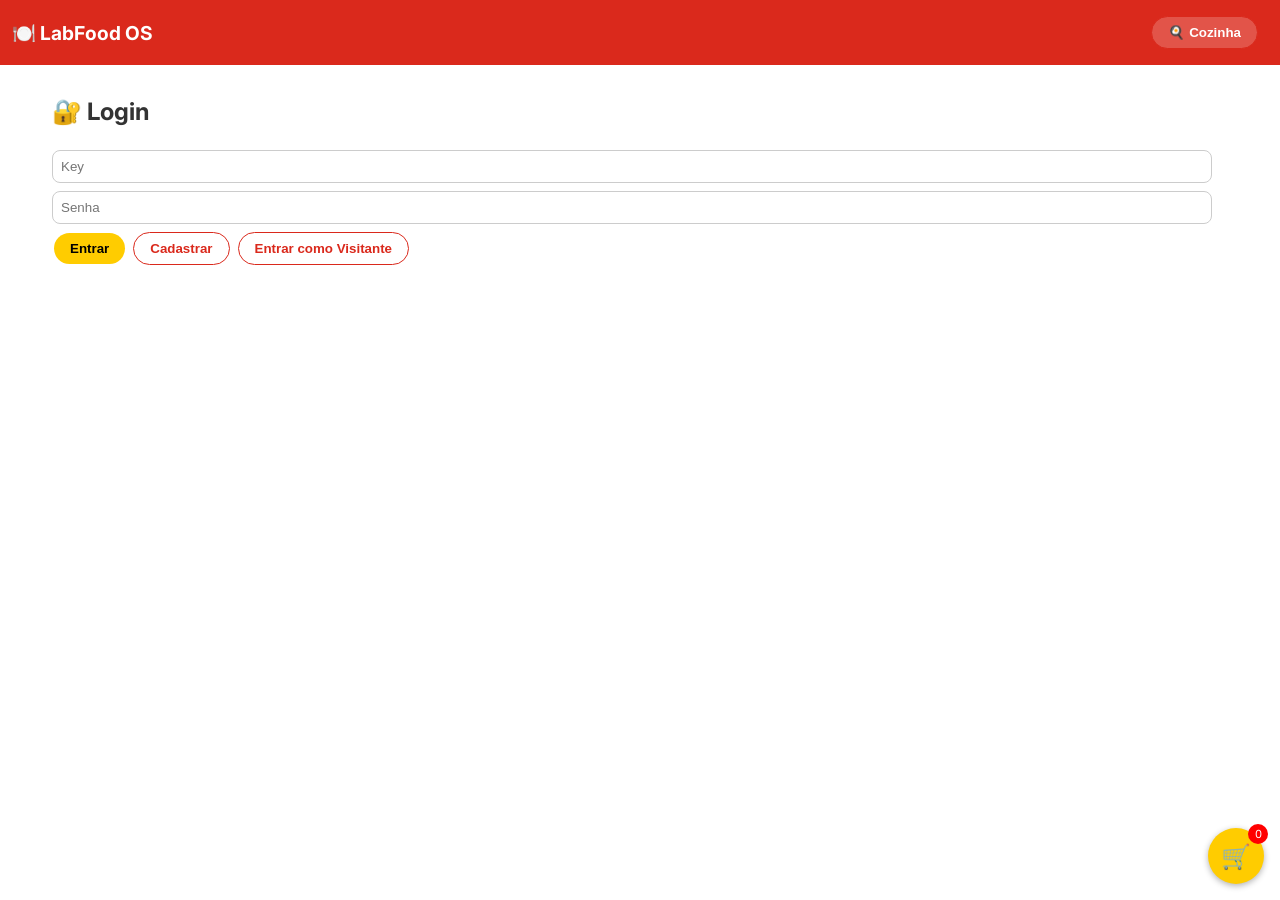
<file: index.html>
<!DOCTYPE html>
<html lang="pt-BR">
<head>
    <meta charset="UTF-8">
    <meta name="viewport" content="width=device-width, initial-scale=1.0">
    <title>LabFood OS - Sistema de Restaurante</title>
    <link rel="manifest" href="manifest.json">
    <meta name="theme-color" content="#DA291C">
    <style>
        :root {
            --color-primary: #FFCC00;
            --color-secondary: #DA291C;
            --bg: #fff;
            --font: 'Inter', sans-serif;
        }
        * {
            box-sizing: border-box;
        }
        body {
            margin:0;
            font-family:var(--font);
            background:var(--bg);
            color:#333;
        }
        header {
            background:var(--color-secondary);
            color:#fff;
            padding:12px;
            display:flex;
            justify-content:space-between;
            align-items:center;
            flex-wrap: wrap;
            gap: 8px;
        }
        header h1 {
            margin:0;
            font-size:1.2rem;
            font-weight:bold;
        }
        button {
            padding:8px 16px;
            margin:4px 2px;
            border:none;
            border-radius:24px;
            cursor:pointer;
            font-weight:600;
            transition:all 0.2s ease-in-out;
        }
        button:hover {
            transform:translateY(-1px);
            box-shadow:0 2px 4px rgba(0,0,0,0.2);
        }
        .btn-primary {background:var(--color-primary);color:#000;}
        .btn-secondary {background:var(--color-secondary);color:#fff;}
        .btn-ghost {background:transparent;color:var(--color-secondary);border:1px solid var(--color-secondary);}
        .btn-danger {background:#e53e3e;color:#fff;}
        .btn-success {background:#4CAF50;color:#fff;}
        .input-field {
            width:calc(100% - 16px);
            padding:8px;
            margin:4px 0;
            border:1px solid #ccc;
            border-radius:8px;
        }
        select.input-field {
            width:100%;
        }
        textarea.input-field {
            width:100%;
            resize: vertical;
        }
        .card-item {
            border:1px solid #ddd;
            border-radius:8px;
            overflow:hidden;
            display:flex;
            flex-direction:column;
            cursor:pointer;
            transition:transform 0.2s;
            background: #fff;
        }
        .card-item:hover {transform:scale(1.02);}
        .card-item .thumb img {
            width:100%;
            height:120px;
            object-fit:cover;
        }
        .drawer {
            position:fixed;
            top:0;
            right:-100%;
            width:90%;
            max-width: 380px;
            height:100%;
            background:#fff;
            box-shadow:-2px 0 8px rgba(0,0,0,.3);
            transition:0.3s;
            padding:12px;
            overflow-y:auto;
            z-index:1000;
        }
        .drawer.open {right:0;}
        .screen {
            padding:12px;
            display:none;
            max-width: 1200px;
            margin: 0 auto;
        }
        .screen.active {
            display:block;
        }
        .small {font-size:0.75rem;color:#555;}
        .kv {font-size:0.7rem;color:#999;}
        .hr {border-top:1px solid #ccc;margin:6px 0;}
        #cartFab {
            position:fixed;
            bottom:16px;
            right:16px;
            background:var(--color-primary);
            border-radius:50%;
            width:56px;
            height:56px;
            display:flex;
            align-items:center;
            justify-content:center;
            cursor:pointer;
            box-shadow:0 2px 6px rgba(0,0,0,0.3);
            z-index:90;
            font-size: 1.5rem;
        }
        #cartCount {
            position:absolute;
            top:-4px;
            right:-4px;
            background:red;
            color:#fff;
            border-radius:50%;
            width:20px;
            height:20px;
            font-size:0.7rem;
            display:flex;
            align-items:center;
            justify-content:center;
        }
        .tabs-container {
            display:flex;
            gap:8px;
            flex-wrap:wrap;
            margin-bottom:12px;
        }
        .tab-btn {
            padding:8px 16px;
            border-radius:24px;
            cursor:pointer;
            background:#eee;
            border: none;
        }
        .tab-btn.active {
            background:var(--color-secondary);
            color:#fff;
        }
        .tab-content {display:none;}
        .tab-content.active {display:block;}
        .table-data {
            width:100%;
            border-collapse:collapse;
            font-size:0.8rem;
            text-align:left;
            overflow-x: auto;
            display: block;
        }
        .table-data th, .table-data td {
            border:1px solid #ccc;
            padding:6px;
        }
        .table-data th {
            background:#f0f0f0;
        }
        .toast {
            position:fixed;
            top:20px;
            left:50%;
            transform:translateX(-50%);
            padding:12px 24px;
            background:rgba(0,0,0,0.8);
            color:#fff;
            border-radius:24px;
            z-index:1001;
            opacity:0;
            transition:opacity 0.3s ease-in-out;
            pointer-events:none;
            white-space: nowrap;
        }
        .toast.show {
            opacity:1;
        }
        .toggle-switch {
            position: relative;
            display: inline-block;
            width: 44px;
            height: 24px;
        }
        .toggle-switch input {
            opacity: 0;
            width: 0;
            height: 0;
        }
        .slider {
            position: absolute;
            cursor: pointer;
            top: 0;
            left: 0;
            right: 0;
            bottom: 0;
            background-color: #ccc;
            transition: .4s;
            border-radius: 24px;
        }
        .slider:before {
            position: absolute;
            content: "";
            height: 16px;
            width: 16px;
            left: 4px;
            bottom: 4px;
            background-color: white;
            transition: .4s;
            border-radius: 50%;
        }
        input:checked + .slider {
            background-color: #4CAF50;
        }
        input:checked + .slider:before {
            transform: translateX(20px);
        }
        .filter-tabs {
            display: flex;
            gap: 8px;
            overflow-x: auto;
            padding: 8px 0;
        }
        .filter-tab {
            white-space: nowrap;
            padding: 8px 12px;
            background: #f0f0f0;
            border-radius: 24px;
            cursor: pointer;
        }
        .filter-tab.active {
            background: var(--color-secondary);
            color: #fff;
        }
        .status-pending { background: #ffebee; border-left: 4px solid #e53e3e; }
        .status-preparing { background: #fff3e0; border-left: 4px solid #fd7e14; }
        .status-ready { background: #e8f5e9; border-left: 4px solid #4CAF50; }
        .order-card {
            margin: 8px 0;
            padding: 12px;
            border-radius: 8px;
        }
        .kitchen-grid {
            display: grid;
            gap: 12px;
        }
        @media (max-width: 768px) {
            .table-data {
                font-size: 0.7rem;
            }
            .table-data th, .table-data td {
                padding: 4px;
            }
            .btn-action {
                padding: 4px 8px;
                font-size: 0.7rem;
            }
        }
    </style>
    <link rel="preconnect" href="https://fonts.googleapis.com">
    <link rel="preconnect" href="https://fonts.gstatic.com" crossorigin>
    <link href="https://fonts.googleapis.com/css2?family=Inter:wght@400;600;800&display=swap" rel="stylesheet">
</head>
<body>
<header>
    <h1>🍽️ LabFood OS</h1>
    <div style="display:flex;gap:8px;align-items:center;flex-wrap:wrap;">
        <button class="btn-ghost" onclick="switchToKitchen()" style="background:rgba(255,255,255,0.2);color:#fff;">🍳 Cozinha</button>
        <div id="userInfo"></div>
    </div>
</header>
<main>
    <!-- Tela de Login -->
    <div id="loginScreen" class="screen active">
        <h2>🔐 Login</h2>
        <input type="text" id="loginKey" placeholder="Key" class="input-field">
        <input type="password" id="loginPass" placeholder="Senha" class="input-field">
        <button class="btn-primary" onclick="login()">Entrar</button>
        <button class="btn-ghost" onclick="registerUser()">Cadastrar</button>
        <button class="btn-ghost" onclick="guestLogin()">Entrar como Visitante</button>
    </div>

    <!-- Tela do Totem/Cardápio -->
    <div id="totemScreen" class="screen">
        <div style="display:flex;justify-content:space-between;align-items:center;flex-wrap:wrap;">
            <h2 style="margin:0;">📋 Cardápio</h2>
            <button class="btn-ghost" onclick="toAdminPanel()" id="manageBtn" style="display:none;">⚙️ Gerenciar</button>
        </div>
        <div id="categoryTabs" class="filter-tabs"></div>
        <div id="subcategoryTabs" class="filter-tabs" style="display:none;"></div>
        <div style="display:grid;grid-template-columns:repeat(auto-fill,minmax(150px,1fr));gap:12px;padding:8px;" id="totemGrid"></div>
    </div>

    <!-- Tela da Cozinha (integrada) -->
    <div id="kitchenScreen" class="screen">
        <div style="display:flex;justify-content:space-between;align-items:center;flex-wrap:wrap;">
            <h2>🍳 Cozinha - Pedidos em Andamento</h2>
            <button class="btn-ghost" onclick="toTotem()">← Voltar ao Cardápio</button>
        </div>
        <div style="display:flex;gap:12px;margin:12px 0;flex-wrap:wrap;">
            <div class="counter" style="background:#ffebee;padding:8px 16px;border-radius:8px;">
                <strong>⏳ Aguardando:</strong> <span id="cnt-pending">0</span>
            </div>
            <div class="counter" style="background:#fff3e0;padding:8px 16px;border-radius:8px;">
                <strong>🍳 Preparando:</strong> <span id="cnt-preparing">0</span>
            </div>
            <div class="counter" style="background:#e8f5e9;padding:8px 16px;border-radius:8px;">
                <strong>✅ Prontos:</strong> <span id="cnt-ready">0</span>
            </div>
        </div>
        <div id="kitchenOrders" class="kitchen-grid"></div>
        <div id="kitchenEmpty" style="text-align:center;padding:40px;color:#999;">
            ✨ Nenhum pedido pendente
        </div>
    </div>

    <!-- Tela Admin -->
    <div id="adminScreen" class="screen">
        <div style="display:flex;justify-content:space-between;align-items:center;flex-wrap:wrap;">
            <h2 style="margin:0;">📊 Dashboard</h2>
            <button class="btn-ghost" onclick="toTotem()">← Totem</button>
        </div>
        <div class="tabs-container" id="adminTabs"></div>
        
        <div id="tab-dashboard" class="tab-content">
            <h3>Resumo</h3>
            <div id="dashboardSummary"></div>
            <h3>Pedidos Recentes</h3>
            <div id="ordersList"></div>
            <hr class="hr">
            <h3>Histórico Completo</h3>
            <div style="overflow-x:auto;">
                <table class="table-data" id="ordersTable">...</table>
            </div>
        </div>
        
        <div id="tab-products" class="tab-content">
            <h3>Gerenciar Produtos</h3>
            <form id="prodForm">
                <input type="hidden" id="prodId">
                <input type="text" id="prodName" placeholder="Nome" class="input-field" required>
                <input type="number" id="prodPrice" placeholder="Preço" class="input-field" step="0.01" required>
                <input type="text" id="prodCat" placeholder="Categoria" class="input-field">
                <input type="text" id="prodSubcat" placeholder="Subcategoria" class="input-field">
                <input type="number" id="prodStock" placeholder="Estoque" class="input-field" required>
                <input type="text" id="prodImg" placeholder="URL da imagem" class="input-field">
                <button type="submit" class="btn-primary">💾 Salvar</button>
                <button type="button" class="btn-ghost" onclick="resetForm('prodForm')">Limpar</button>
            </form>
            <hr class="hr">
            <div style="overflow-x:auto;">
                <table class="table-data" id="prodTable">...</table>
            </div>
        </div>
        
        <div id="tab-people" class="tab-content">
            <h3>👥 Gerenciar Pessoas</h3>
            <form id="personForm">
                <input type="hidden" id="personId">
                <input type="text" id="personName" placeholder="Nome" class="input-field">
                <input type="tel" id="personPhone" placeholder="Telefone" class="input-field">
                <button type="submit" class="btn-primary">Salvar</button>
                <button type="button" class="btn-ghost" onclick="resetForm('personForm')">Limpar</button>
            </form>
            <hr class="hr">
            <div style="overflow-x:auto;">
                <table class="table-data" id="peopleTable">...</table>
            </div>
        </div>
        
        <div id="tab-coupons" class="tab-content">
            <h3>🏷️ Gerenciar Cupons</h3>
            <form id="couponForm">
                <input type="hidden" id="couponId">
                <input type="text" id="couponCode" placeholder="Código" class="input-field">
                <input type="number" id="couponValue" placeholder="Valor (R$)" class="input-field" step="0.01">
                <button type="submit" class="btn-primary">Salvar</button>
                <button type="button" class="btn-ghost" onclick="resetForm('couponForm')">Limpar</button>
            </form>
            <hr class="hr">
            <div style="overflow-x:auto;">
                <table class="table-data" id="couponsTable">...</table>
            </div>
        </div>
        
        <div id="tab-keys" class="tab-content">
            <h3>🔑 Gerenciar Keys</h3>
            <form id="keyForm">
                <input type="hidden" id="keyId">
                <input type="text" id="keyKey" placeholder="Key" class="input-field">
                <input type="text" id="keyPass" placeholder="Senha" class="input-field">
                <select id="keyRole" class="input-field">
                    <option value="A">Admin Master</option>
                    <option value="B">Admin</option>
                    <option value="C">Gerente</option>
                    <option value="D">Garçom</option>
                    <option value="E">Visitante</option>
                </select>
                <button type="submit" class="btn-primary">Salvar</button>
                <button type="button" class="btn-ghost" onclick="resetForm('keyForm')">Limpar</button>
            </form>
            <hr class="hr">
            <div style="overflow-x:auto;">
                <table class="table-data" id="keysTable">...</table>
            </div>
        </div>
        
        <div id="tab-settings" class="tab-content">
            <h3>⚙️ Configurações</h3>
            <div style="margin-bottom:8px;">
                <label class="toggle-switch">
                    <input type="checkbox" id="storeOpenToggle" onchange="toggleStoreStatus()">
                    <span class="slider"></span>
                </label>
                <span id="storeStatusLabel">Loja Fechada</span>
            </div>
            <label class="small">Nível de Estoque Baixo:</label>
            <input type="number" id="lowStockThreshold" class="input-field" value="5">
            <label class="small">Telefone WhatsApp:</label>
            <input type="tel" id="waPhone" class="input-field">
            <label class="small">Chave PIX:</label>
            <input type="text" id="pixKey" class="input-field">
            <label class="small">Mensagem de Pagamento:</label>
            <textarea id="paymentMessage" class="input-field" rows="3"></textarea>
            <button class="btn-primary" onclick="saveSetup()">💾 Salvar</button>
            <hr class="hr">
            <div style="display:flex;gap:8px;flex-wrap:wrap;">
                <button class="btn-secondary" onclick="exportData()">📤 Exportar Dados</button>
                <label for="importFile" class="btn-ghost">📥 Importar Dados</label>
                <input type="file" id="importFile" style="display:none;" onchange="importData(event)">
            </div>
            <div style="margin-top:8px;">
                <button class="btn-danger" onclick="resetAllData()">⚠️ Limpar Todos os Dados</button>
            </div>
        </div>
    </div>
    
    <!-- Carrinho Drawer -->
    <div class="drawer" id="drawer">
        <h3>🛒 Carrinho</h3>
        <div id="cartItems" style="margin-bottom:12px;"></div>
        <div style="font-weight:bold;margin-top:12px;">Total: R$ <span id="cartSum">0.00</span></div>
        <button class="btn-primary" onclick="checkout()">✅ Finalizar pedido</button>
        <button class="btn-ghost" onclick="clearCart()">🗑️ Limpar</button>
        <button class="btn-ghost" onclick="toggleDrawer()">✖️ Fechar</button>
    </div>
    
    <div id="cartFab" onclick="toggleDrawer()">
        🛒
        <div id="cartCount">0</div>
    </div>
</main>
<div id="toast" class="toast"></div>

<script>
    // ==================== CONFIGURAÇÃO E ESTADO GLOBAL ====================
    const LS = {
        PRODS: 'labfood_prods',
        PEOPLE: 'labfood_people',
        COUPONS: 'labfood_coupons',
        KEYS: 'labfood_keys',
        CART: 'labfood_cart',
        SETUP: 'labfood_setup',
        CUSTOM: 'labfood_custom',
        ORDERS: 'labfood_orders'
    };
    
    const STATE = {
        user: null,
        products: [],
        people: [],
        coupons: [],
        keys: [],
        cart: { items: [] },
        setup: { whatsapp: '', lowStockThreshold: 5, storeOpen: true, pixKey: '', paymentMessage: '' },
        orders: [],
        selectedCategory: 'Todos',
        selectedSubcategory: null,
        currentScreen: 'login'
    };
    
    const ROLE_PERMISSIONS = {
        'A': ['A', 'B', 'C', 'D', 'E'],
        'B': ['B', 'C', 'D', 'E'],
        'C': ['D', 'E'],
        'D': [],
        'E': []
    };
    
    const ADMIN_TABS = [
        { id: 'dashboard', name: '📊 Dashboard', roles: ['A', 'B', 'C'] },
        { id: 'products', name: '🍔 Produtos', roles: ['A', 'B', 'C'] },
        { id: 'people', name: '👥 Pessoas', roles: ['A', 'B'] },
        { id: 'coupons', name: '🏷️ Cupons', roles: ['A', 'B'] },
        { id: 'keys', name: '🔑 Keys', roles: ['A', 'B'] },
        { id: 'settings', name: '⚙️ Config', roles: ['A', 'B'] }
    ];
    
    // ==================== UTILITÁRIOS ====================
    function $(id) { return document.getElementById(id); }
    
    function lsGet(key, defaultValue = []) {
        const data = localStorage.getItem(key);
        return data ? JSON.parse(data) : defaultValue;
    }
    
    function lsSet(key, value) {
        localStorage.setItem(key, JSON.stringify(value));
    }
    
    function genId() { return Date.now() + Math.random() * 10000; }
    
    function formatMoney(v) { return (v || 0).toFixed(2).replace('.', ','); }
    
    function toast(msg) {
        const t = $('toast');
        t.innerText = msg;
        t.classList.add('show');
        setTimeout(() => t.classList.remove('show'), 3000);
    }
    
    function saveAll() {
        lsSet(LS.PRODS, STATE.products);
        lsSet(LS.PEOPLE, STATE.people);
        lsSet(LS.COUPONS, STATE.coupons);
        lsSet(LS.KEYS, STATE.keys);
        lsSet(LS.CART, STATE.cart);
        lsSet(LS.SETUP, STATE.setup);
        lsSet(LS.ORDERS, STATE.orders);
    }
    
    function loadAll() {
        STATE.products = lsGet(LS.PRODS, []);
        STATE.people = lsGet(LS.PEOPLE, []);
        STATE.coupons = lsGet(LS.COUPONS, []);
        STATE.keys = lsGet(LS.KEYS, []);
        STATE.cart = lsGet(LS.CART, { items: [] });
        STATE.setup = lsGet(LS.SETUP, { whatsapp: '', lowStockThreshold: 5, storeOpen: true, pixKey: '', paymentMessage: '' });
        STATE.orders = lsGet(LS.ORDERS, []);
        
        // Dados iniciais
        if (!STATE.keys.length) {
            STATE.keys.push({ id: genId(), key: 'ADMIN', pass: 'admin123', role: 'A', active: true });
            STATE.keys.push({ id: genId(), key: 'GARCOM', pass: '123', role: 'D', active: true });
        }
        
        if (!STATE.products.length) {
            STATE.products.push({ id: genId(), name: '🍔 Cheeseburger', price: 25.90, cat: 'Lanches', subcat: 'Sanduíches', stock: 15, img: 'https://via.placeholder.com/150/DA291C/FFFFFF?text=Cheeseburger', available: true });
            STATE.products.push({ id: genId(), name: '🍟 Batata Frita', price: 12.90, cat: 'Acompanhamentos', subcat: 'Fritos', stock: 30, img: 'https://via.placeholder.com/150/FFCC00/000000?text=Batata', available: true });
            STATE.products.push({ id: genId(), name: '🥤 Coca-Cola', price: 6.90, cat: 'Bebidas', subcat: 'Refrigerantes', stock: 50, img: 'https://via.placeholder.com/150/000000/FFFFFF?text=Coca', available: true });
            STATE.products.push({ id: genId(), name: '🍕 Pizza Margherita', price: 45.90, cat: 'Pizzas', subcat: 'Salgadas', stock: 8, img: 'https://via.placeholder.com/150/DA291C/FFFFFF?text=Pizza', available: true });
        }
        
        saveAll();
    }
    
    // ==================== TELAS ====================
    function switchScreen(screenId) {
        STATE.currentScreen = screenId;
        document.querySelectorAll('.screen').forEach(s => s.classList.remove('active'));
        $(screenId).classList.add('active');
        $('drawer').classList.remove('open');
        
        if (screenId === 'kitchenScreen') {
            renderKitchen();
        }
    }
    
    function toLogin() {
        switchScreen('loginScreen');
        $('userInfo').innerText = '';
        $('manageBtn').style.display = 'none';
    }
    
    function toTotem() {
        switchScreen('totemScreen');
        if (STATE.user && (STATE.user.role === 'A' || STATE.user.role === 'B' || STATE.user.role === 'C')) {
            $('manageBtn').style.display = 'block';
        } else {
            $('manageBtn').style.display = 'none';
        }
        renderCategories();
    }
    
    function toAdminPanel() {
        if (!STATE.user || !['A', 'B', 'C'].includes(STATE.user.role)) {
            toast('Acesso negado');
            return;
        }
        switchScreen('adminScreen');
        renderDashboard();
        renderAllAdminTables();
        renderAdminTabs();
    }
    
    function switchToKitchen() {
        switchScreen('kitchenScreen');
        renderKitchen();
    }
    
    // ==================== LOGIN ====================
    function login() {
        const key = $('loginKey').value.trim();
        const pass = $('loginPass').value.trim();
        const user = STATE.keys.find(k => k.key === key && k.pass === pass && k.active);
        if (!user) { toast('Key ou senha inválidos'); return; }
        STATE.user = user;
        $('userInfo').innerText = `👤 ${user.key} (${user.role})`;
        toTotem();
        toast('Login realizado!');
    }
    
    function registerUser() {
        const key = prompt('Escolha sua Key:');
        if (!key) return;
        if (STATE.keys.find(k => k.key === key)) { toast('Key já existe'); return; }
        const pass = prompt('Escolha sua senha:');
        if (!pass) return;
        STATE.keys.push({ id: genId(), key, pass, role: 'D', active: true });
        saveAll();
        toast('Cadastro realizado! Faça login.');
        $('loginKey').value = key;
        $('loginPass').value = pass;
    }
    
    function guestLogin() {
        const key = 'VISITANTE_' + Date.now().toString().slice(-6);
        const pass = 'guest';
        STATE.keys.push({ id: genId(), key, pass, role: 'E', active: true });
        saveAll();
        STATE.user = STATE.keys.find(k => k.key === key);
        $('userInfo').innerText = `👤 ${key} (Visitante)`;
        toTotem();
        toast('Modo visitante ativado');
    }
    
    // ==================== CARDÁPIO E CATEGORIAS ====================
    function renderCategories() {
        const categories = ['Todos', ...new Set(STATE.products.filter(p => p.available).map(p => p.cat))];
        const catTabs = $('categoryTabs');
        catTabs.innerHTML = '';
        categories.forEach(cat => {
            const btn = document.createElement('div');
            btn.className = `filter-tab ${STATE.selectedCategory === cat ? 'active' : ''}`;
            btn.innerText = cat;
            btn.onclick = () => filterProducts(cat);
            catTabs.appendChild(btn);
        });
        
        if (STATE.selectedCategory !== 'Todos') {
            renderSubcategories(STATE.selectedCategory);
        } else {
            $('subcategoryTabs').style.display = 'none';
        }
        renderProducts();
    }
    
    function renderSubcategories(category) {
        const subcats = ['Todos', ...new Set(STATE.products.filter(p => p.cat === category && p.available).map(p => p.subcat))];
        const subcatTabs = $('subcategoryTabs');
        subcatTabs.innerHTML = '';
        if (subcats.length > 1) {
            subcatTabs.style.display = 'flex';
            subcats.forEach(subcat => {
                const btn = document.createElement('div');
                btn.className = `filter-tab ${STATE.selectedSubcategory === subcat ? 'active' : ''}`;
                btn.innerText = subcat;
                btn.onclick = () => filterProducts(category, subcat);
                subcatTabs.appendChild(btn);
            });
        } else {
            subcatTabs.style.display = 'none';
            STATE.selectedSubcategory = null;
        }
    }
    
    function filterProducts(category, subcategory = null) {
        STATE.selectedCategory = category;
        STATE.selectedSubcategory = subcategory;
        renderCategories();
        renderProducts();
    }
    
    function renderProducts() {
        const grid = $('totemGrid');
        grid.innerHTML = '';
        let filtered = STATE.products.filter(p => p.available);
        
        if (STATE.selectedCategory !== 'Todos') {
            filtered = filtered.filter(p => p.cat === STATE.selectedCategory);
            if (STATE.selectedSubcategory && STATE.selectedSubcategory !== 'Todos') {
                filtered = filtered.filter(p => p.subcat === STATE.selectedSubcategory);
            }
        }
        
        filtered.forEach(p => {
            const div = document.createElement('div');
            div.className = 'card-item';
            div.onclick = () => addToCart(p.id);
            div.innerHTML = `
                <div class="thumb"><img src="${p.img || 'https://via.placeholder.com/150/CCCCCC/666666?text=Imagem'}" alt="${p.name}"></div>
                <div style="padding:8px;">
                    <div style="font-weight:bold">${p.name}</div>
                    <div class="small">R$ ${formatMoney(p.price)}</div>
                    <div class="kv">📦 Estoque: ${p.stock}</div>
                </div>
            `;
            grid.appendChild(div);
        });
    }
    
    // ==================== CARRINHO ====================
    function toggleDrawer() { $('drawer').classList.toggle('open'); }
    
    function renderCart() {
        const list = $('cartItems');
        const countEl = $('cartCount');
        list.innerHTML = '';
        if (!STATE.cart.items.length) {
            list.innerHTML = '<div class="small">🛒 Carrinho vazio</div>';
            countEl.innerText = '0';
            $('cartSum').innerText = formatMoney(0);
            return;
        }
        let sum = 0;
        STATE.cart.items.forEach((item, idx) => {
            sum += item.price * item.qty;
            const row = document.createElement('div');
            row.style.cssText = 'display:flex;justify-content:space-between;align-items:center;margin:8px 0;padding:8px;border-bottom:1px solid #eee;';
            row.innerHTML = `
                <div style="flex:1">
                    <div><strong>${item.name}</strong></div>
                    <div class="small">R$ ${formatMoney(item.price)}</div>
                </div>
                <div style="display:flex;align-items:center;gap:8px;">
                    <button class="btn-ghost" style="padding:4px 8px;" onclick="changeQty(${idx}, -1)">-</button>
                    <span>${item.qty}</span>
                    <button class="btn-ghost" style="padding:4px 8px;" onclick="changeQty(${idx}, 1)">+</button>
                </div>
            `;
            list.appendChild(row);
        });
        countEl.innerText = STATE.cart.items.reduce((s, i) => s + i.qty, 0);
        $('cartSum').innerText = formatMoney(sum);
        lsSet(LS.CART, STATE.cart);
    }
    
    function changeQty(idx, delta) {
        const item = STATE.cart.items[idx];
        if (!item) return;
        const product = STATE.products.find(p => p.id === item.id);
        if (!product) return;
        
        if (delta > 0 && product.stock <= 0) {
            toast(`${product.name} sem estoque`);
            return;
        }
        
        if (delta > 0) {
            product.stock--;
            item.qty++;
        } else if (delta < 0 && item.qty > 1) {
            product.stock++;
            item.qty--;
        } else if (delta < 0 && item.qty === 1) {
            product.stock++;
            STATE.cart.items.splice(idx, 1);
        }
        
        if (STATE.cart.items.length === 0) {
            STATE.cart = { items: [] };
        }
        
        saveAll();
        renderCart();
        renderProducts();
    }
    
    function addToCart(id) {
        if (!STATE.setup.storeOpen && STATE.user?.role === 'E') {
            toast('Loja fechada no momento');
            return;
        }
        const product = STATE.products.find(p => p.id === id);
        if (!product) return;
        if (product.stock <= 0) {
            toast(`${product.name} sem estoque`);
            return;
        }
        
        const existing = STATE.cart.items.find(i => i.id === id);
        if (existing) {
            existing.qty++;
        } else {
            STATE.cart.items.push({ id: product.id, name: product.name, price: product.price, qty: 1 });
        }
        product.stock--;
        
        saveAll();
        renderCart();
        renderProducts();
        toast(`${product.name} adicionado!`);
    }
    
    function clearCart() {
        STATE.cart.items.forEach(item => {
            const product = STATE.products.find(p => p.id === item.id);
            if (product) product.stock += item.qty;
        });
        STATE.cart = { items: [] };
        saveAll();
        renderCart();
        renderProducts();
        toast('Carrinho limpo');
    }
    
    function checkout() {
        if (!STATE.cart.items.length) { toast('Carrinho vazio'); return; }
        if (!STATE.setup.storeOpen && STATE.user?.role === 'E') { toast('Loja fechada'); return; }
        
        let customerName = '';
        if (STATE.user?.role === 'D' || STATE.user?.role === 'A' || STATE.user?.role === 'B') {
            customerName = prompt('Número da mesa:') || 'Mesa';
        } else {
            customerName = prompt('Seu nome para chamar:') || 'Cliente';
        }
        if (!customerName) return;
        
        const total = STATE.cart.items.reduce((s, i) => s + i.price * i.qty, 0);
        const newOrder = {
            id: genId(),
            table: customerName,
            staff: STATE.user?.key || 'Visitante',
            status: 'pending',
            items: [...STATE.cart.items],
            total: total,
            createdAt: new Date().toISOString(),
            completed: false
        };
        
        STATE.orders.unshift(newOrder);
        STATE.cart = { items: [] };
        saveAll();
        renderCart();
        renderProducts();
        
        toast(`✅ Pedido #${newOrder.id.toString().slice(-6)} enviado para a cozinha!`);
        
        if (STATE.currentScreen === 'kitchenScreen') {
            renderKitchen();
        }
    }
    
    // ==================== COZINHA ====================
    function renderKitchen() {
        const pendingOrders = STATE.orders.filter(o => !o.completed);
        const grid = $('kitchenOrders');
        const empty = $('kitchenEmpty');
        
        let pending = 0, preparing = 0, ready = 0;
        pendingOrders.forEach(o => {
            if (o.status === 'pending') pending++;
            else if (o.status === 'preparing') preparing++;
            else if (o.status === 'ready') ready++;
        });
        
        $('cnt-pending').innerText = pending;
        $('cnt-preparing').innerText = preparing;
        $('cnt-ready').innerText = ready;
        
        if (pendingOrders.length === 0) {
            grid.innerHTML = '';
            empty.style.display = 'block';
            return;
        }
        
        empty.style.display = 'none';
        grid.innerHTML = pendingOrders.map(order => `
            <div class="order-card status-${order.status}">
                <div style="display:flex;justify-content:space-between;align-items:center;margin-bottom:8px;">
                    <strong>🍽️ Mesa: ${order.table}</strong>
                    <span class="small">#${order.id.toString().slice(-6)}</span>
                </div>
                <div class="small" style="color:#666;margin-bottom:8px;">
                    👨‍🍳 ${order.staff} • ${new Date(order.createdAt).toLocaleTimeString()}
                </div>
                <div style="margin:8px 0;">
                    ${order.items.map(item => `
                        <div style="display:flex;gap:8px;padding:4px 0;">
                            <span style="min-width:40px;">${item.qty}x</span>
                            <span>${item.name}</span>
                            <span class="small">R$ ${formatMoney(item.price)}</span>
                        </div>
                    `).join('')}
                </div>
                <div style="display:flex;gap:8px;margin-top:12px;">
                    ${order.status === 'pending' ? `
                        <button class="btn-secondary" style="flex:1;background:#fd7e14;" onclick="updateOrderStatus('${order.id}', 'preparing')">▶ Iniciar</button>
                        <button class="btn-success" style="flex:1;" onclick="updateOrderStatus('${order.id}', 'ready')">✅ Pronto</button>
                    ` : ''}
                    ${order.status === 'preparing' ? `
                        <button class="btn-success" style="flex:1;" onclick="updateOrderStatus('${order.id}', 'ready')">✅ Pronto</button>
                        <button class="btn-secondary" style="flex:1;background:#6c757d;" onclick="updateOrderStatus('${order.id}', 'completed')">🏁 Entregue</button>
                    ` : ''}
                    ${order.status === 'ready' ? `
                        <button class="btn-secondary" style="flex:1;background:#6c757d;" onclick="updateOrderStatus('${order.id}', 'completed')">🏁 Entregue</button>
                    ` : ''}
                </div>
            </div>
        `).join('');
    }
    
    function updateOrderStatus(orderId, newStatus) {
        const order = STATE.orders.find(o => o.id == orderId);
        if (!order) return;
        order.status = newStatus;
        if (newStatus === 'completed') {
            order.completed = true;
        }
        saveAll();
        renderKitchen();
        toast(`Pedido #${orderId.toString().slice(-6)}: ${getStatusName(newStatus)}`);
        if (STATE.currentScreen === 'adminScreen') {
            renderDashboard();
        }
    }
    
    function getStatusName(status) {
        const names = { pending: 'Aguardando', preparing: 'Preparando', ready: 'Pronto', completed: 'Entregue' };
        return names[status] || status;
    }
    
    // ==================== ADMIN ====================
    function renderAdminTabs() {
        const container = $('adminTabs');
        container.innerHTML = '';
        const userRole = STATE.user?.role;
        
        ADMIN_TABS.forEach(tab => {
            if (tab.roles.includes(userRole)) {
                const btn = document.createElement('button');
                btn.className = 'tab-btn';
                btn.innerText = tab.name;
                btn.onclick = () => {
                    document.querySelectorAll('#adminTabs .tab-btn').forEach(b => b.classList.remove('active'));
                    btn.classList.add('active');
                    document.querySelectorAll('.tab-content').forEach(c => c.classList.remove('active'));
                    $(`tab-${tab.id}`).classList.add('active');
                    if (tab.id === 'dashboard') renderDashboard();
                    if (tab.id === 'products') renderProductsTable();
                    if (tab.id === 'people') renderPeopleTable();
                    if (tab.id === 'coupons') renderCouponsTable();
                    if (tab.id === 'keys') renderKeysTable();
                };
                container.appendChild(btn);
            }
        });
        
        if (container.firstChild) {
            container.firstChild.click();
        }
    }
    
    function renderDashboard() {
        const summary = $('dashboardSummary');
        const totalSales = STATE.orders.reduce((s, o) => s + o.total, 0);
        const activeOrders = STATE.orders.filter(o => !o.completed).length;
        
        summary.innerHTML = `
            <div style="display:grid;grid-template-columns:repeat(auto-fit,minmax(150px,1fr));gap:12px;margin-bottom:16px;">
                <div style="background:#f0f0f0;padding:12px;border-radius:8px;text-align:center;">
                    <div style="font-size:1.5rem;font-weight:bold;">R$ ${formatMoney(totalSales)}</div>
                    <div class="small">Total em Vendas</div>
                </div>
                <div style="background:#f0f0f0;padding:12px;border-radius:8px;text-align:center;">
                    <div style="font-size:1.5rem;font-weight:bold;">${STATE.orders.length}</div>
                    <div class="small">Total de Pedidos</div>
                </div>
                <div style="background:#f0f0f0;padding:12px;border-radius:8px;text-align:center;">
                    <div style="font-size:1.5rem;font-weight:bold;">${activeOrders}</div>
                    <div class="small">Pedidos Ativos</div>
                </div>
            </div>
        `;
        
        const ordersList = $('ordersList');
        ordersList.innerHTML = `
            <table class="table-data">
                <thead><tr><th>ID</th><th>Mesa/Cliente</th><th>Status</th><th>Total</th><th>Ações</th></tr></thead>
                <tbody>
                    ${STATE.orders.filter(o => !o.completed).slice(0, 10).map(o => `
                        <tr>
                            <td>${o.id.toString().slice(-6)}</td>
                            <td>${o.table}</td>
                            <td>${getStatusName(o.status)}</td>
                            <td>R$ ${formatMoney(o.total)}</td>
                            <td><button class="btn-ghost" onclick="updateOrderStatus('${o.id}', '${o.status === 'pending' ? 'preparing' : o.status === 'preparing' ? 'ready' : 'completed'}')">${o.status === 'pending' ? 'Iniciar' : o.status === 'preparing' ? 'Pronto' : 'Entregar'}</button></td>
                        </tr>
                    `).join('')}
                </tbody>
            </table>
        `;
        
        renderOrdersTable();
    }
    
    function renderOrdersTable() {
        const table = $('ordersTable');
        table.innerHTML = `
            <thead><tr><th>ID</th><th>Data</th><th>Mesa</th><th>Status</th><th>Total</th><th>Ações</th></tr></thead>
            <tbody>
                ${STATE.orders.map(o => `
                    <tr>
                        <td>${o.id.toString().slice(-6)}</td>
                        <td>${new Date(o.createdAt).toLocaleDateString()}</td>
                        <td>${o.table}</td>
                        <td>${getStatusName(o.status)}</td>
                        <td>R$ ${formatMoney(o.total)}</td>
                        <td><button class="btn-danger" onclick="deleteOrder('${o.id}')">🗑️</button></td>
                    </tr>
                `).join('')}
            </tbody>
        `;
    }
    
    function deleteOrder(id) {
        if (confirm('Excluir este pedido permanentemente?')) {
            STATE.orders = STATE.orders.filter(o => o.id != id);
            saveAll();
            renderDashboard();
            renderKitchen();
            toast('Pedido excluído');
        }
    }
    
    function renderProductsTable() {
        const table = $('prodTable');
        table.innerHTML = `
            <thead><tr><th>Nome</th><th>Preço</th><th>Categoria</th><th>Estoque</th><th>Ações</th></tr></thead>
            <tbody>
                ${STATE.products.map(p => `
                    <tr>
                        <td>${p.name}</td>
                        <td>R$ ${formatMoney(p.price)}</td>
                        <td>${p.cat || '-'}</td>
                        <td>${p.stock}</td>
                        <td>
                            <button class="btn-ghost" onclick="editProduct('${p.id}')">✏️</button>
                            <button class="btn-danger" onclick="deleteProduct('${p.id}')">🗑️</button>
                        </td>
                    </tr>
                `).join('')}
            </tbody>
        `;
    }
    
    function saveProduct() {
        const id = $('prodId').value;
        const name = $('prodName').value;
        const price = parseFloat($('prodPrice').value);
        const cat = $('prodCat').value;
        const subcat = $('prodSubcat').value;
        const stock = parseInt($('prodStock').value);
        const img = $('prodImg').value;
        
        if (!name || !price) { toast('Preencha nome e preço'); return; }
        
        const product = { id: id || genId(), name, price, cat, subcat, stock, img, available: true };
        
        if (id) {
            const index = STATE.products.findIndex(p => p.id == id);
            if (index !== -1) STATE.products[index] = product;
        } else {
            STATE.products.push(product);
        }
        
        saveAll();
        renderProductsTable();
        renderProducts();
        resetForm('prodForm');
        toast('Produto salvo!');
    }
    
    function editProduct(id) {
        const p = STATE.products.find(x => x.id == id);
        if (p) {
            $('prodId').value = p.id;
            $('prodName').value = p.name;
            $('prodPrice').value = p.price;
            $('prodCat').value = p.cat || '';
            $('prodSubcat').value = p.subcat || '';
            $('prodStock').value = p.stock;
            $('prodImg').value = p.img || '';
        }
    }
    
    function deleteProduct(id) {
        if (confirm('Excluir produto?')) {
            STATE.products = STATE.products.filter(p => p.id != id);
            saveAll();
            renderProductsTable();
            renderProducts();
            toast('Produto excluído');
        }
    }
    
    function renderPeopleTable() {
        const table = $('peopleTable');
        table.innerHTML = `
            <thead><tr><th>Nome</th><th>Telefone</th><th>Ações</th></tr></thead>
            <tbody>
                ${STATE.people.map(p => `
                    <tr>
                        <td>${p.name}</td>
                        <td>${p.phone || '-'}</td>
                        <td>
                            <button class="btn-ghost" onclick="editPerson('${p.id}')">✏️</button>
                            <button class="btn-danger" onclick="deletePerson('${p.id}')">🗑️</button>
                        </td>
                    </tr>
                `).join('')}
            </tbody>
        `;
    }
    
    function savePerson() {
        const id = $('personId').value;
        const name = $('personName').value;
        const phone = $('personPhone').value;
        if (!name) { toast('Nome obrigatório'); return; }
        const person = { id: id || genId(), name, phone };
        if (id) {
            const index = STATE.people.findIndex(p => p.id == id);
            if (index !== -1) STATE.people[index] = person;
        } else {
            STATE.people.push(person);
        }
        saveAll();
        renderPeopleTable();
        resetForm('personForm');
        toast('Pessoa salva');
    }
    
    function editPerson(id) {
        const p = STATE.people.find(x => x.id == id);
        if (p) {
            $('personId').value = p.id;
            $('personName').value = p.name;
            $('personPhone').value = p.phone || '';
        }
    }
    
    function deletePerson(id) {
        if (confirm('Excluir pessoa?')) {
            STATE.people = STATE.people.filter(p => p.id != id);
            saveAll();
            renderPeopleTable();
            toast('Pessoa excluída');
        }
    }
    
    function renderCouponsTable() {
        const table = $('couponsTable');
        table.innerHTML = `
            <thead><tr><th>Código</th><th>Valor</th><th>Ações</th></tr></thead>
            <tbody>
                ${STATE.coupons.map(c => `
                    <tr>
                        <td>${c.code}</td>
                        <td>R$ ${formatMoney(c.value)}</td>
                        <td>
                            <button class="btn-ghost" onclick="editCoupon('${c.id}')">✏️</button>
                            <button class="btn-danger" onclick="deleteCoupon('${c.id}')">🗑️</button>
                        </td>
                    </tr>
                `).join('')}
            </tbody>
        `;
    }
    
    function saveCoupon() {
        const id = $('couponId').value;
        const code = $('couponCode').value;
        const value = parseFloat($('couponValue').value);
        if (!code || !value) { toast('Preencha código e valor'); return; }
        const coupon = { id: id || genId(), code, value };
        if (id) {
            const index = STATE.coupons.findIndex(c => c.id == id);
            if (index !== -1) STATE.coupons[index] = coupon;
        } else {
            STATE.coupons.push(coupon);
        }
        saveAll();
        renderCouponsTable();
        resetForm('couponForm');
        toast('Cupom salvo');
    }
    
    function editCoupon(id) {
        const c = STATE.coupons.find(x => x.id == id);
        if (c) {
            $('couponId').value = c.id;
            $('couponCode').value = c.code;
            $('couponValue').value = c.value;
        }
    }
    
    function deleteCoupon(id) {
        if (confirm('Excluir cupom?')) {
            STATE.coupons = STATE.coupons.filter(c => c.id != id);
            saveAll();
            renderCouponsTable();
            toast('Cupom excluído');
        }
    }
    
    function renderKeysTable() {
        const table = $('keysTable');
        table.innerHTML = `
            <thead><tr><th>Key</th><th>Role</th><th>Status</th><th>Ações</th></tr></thead>
            <tbody>
                ${STATE.keys.map(k => `
                    <tr>
                        <td>${k.key}</td>
                        <td>${k.role}</td>
                        <td>${k.active ? '✅ Ativa' : '❌ Inativa'}</td>
                        <td>
                            <button class="btn-ghost" onclick="toggleKey('${k.id}')">${k.active ? 'Desativar' : 'Ativar'}</button>
                            <button class="btn-danger" onclick="deleteKey('${k.id}')">🗑️</button>
                        </td>
                    </tr>
                `).join('')}
            </tbody>
        `;
    }
    
    function saveKey() {
        const id = $('keyId').value;
        const key = $('keyKey').value;
        const pass = $('keyPass').value;
        const role = $('keyRole').value;
        if (!key || !pass) { toast('Preencha key e senha'); return; }
        if (STATE.keys.find(k => k.key === key && k.id != id)) { toast('Key já existe'); return; }
        const newKey = { id: id || genId(), key, pass, role, active: true };
        if (id) {
            const index = STATE.keys.findIndex(k => k.id == id);
            if (index !== -1) STATE.keys[index] = newKey;
        } else {
            STATE.keys.push(newKey);
        }
        saveAll();
        renderKeysTable();
        resetForm('keyForm');
        toast('Key salva');
    }
    
    function toggleKey(id) {
        const k = STATE.keys.find(x => x.id == id);
        if (k) {
            k.active = !k.active;
            saveAll();
            renderKeysTable();
            toast(`Key ${k.active ? 'ativada' : 'desativada'}`);
        }
    }
    
    function deleteKey(id) {
        const k = STATE.keys.find(x => x.id == id);
        if (k && k.key === 'ADMIN') { toast('Não pode excluir ADMIN'); return; }
        if (confirm('Excluir key?')) {
            STATE.keys = STATE.keys.filter(k => k.id != id);
            saveAll();
            renderKeysTable();
            toast('Key excluída');
        }
    }
    
    function renderAllAdminTables() {
        renderProductsTable();
        renderPeopleTable();
        renderCouponsTable();
        renderKeysTable();
    }
    
    function resetForm(formId) {
        $(`${formId}`).reset();
        $(`${formId}Id`).value = '';
    }
    
    // ==================== CONFIGURAÇÕES ====================
    function toggleStoreStatus() {
        STATE.setup.storeOpen = $('storeOpenToggle').checked;
        saveAll();
        renderSettings();
        toast(`Loja ${STATE.setup.storeOpen ? 'aberta' : 'fechada'}`);
    }
    
    function saveSetup() {
        STATE.setup.lowStockThreshold = parseInt($('lowStockThreshold').value) || 5;
        STATE.setup.whatsapp = $('waPhone').value;
        STATE.setup.pixKey = $('pixKey').value;
        STATE.setup.paymentMessage = $('paymentMessage').value;
        saveAll();
        toast('Configurações salvas');
    }
    
    function renderSettings() {
        $('storeOpenToggle').checked = STATE.setup.storeOpen;
        $('storeStatusLabel').innerText = STATE.setup.storeOpen ? '🟢 Loja Aberta' : '🔴 Loja Fechada';
        $('lowStockThreshold').value = STATE.setup.lowStockThreshold;
        $('waPhone').value = STATE.setup.whatsapp;
        $('pixKey').value = STATE.setup.pixKey;
        $('paymentMessage').value = STATE.setup.paymentMessage;
    }
    
    function exportData() {
        const exportState = {
            products: STATE.products,
            people: STATE.people,
            coupons: STATE.coupons,
            keys: STATE.keys.filter(k => k.key !== 'ADMIN'),
            orders: STATE.orders,
            setup: STATE.setup
        };
        const data = JSON.stringify(exportState, null, 2);
        const blob = new Blob([data], { type: 'application/json' });
        const url = URL.createObjectURL(blob);
        const a = document.createElement('a');
        a.href = url;
        a.download = `labfood_${new Date().toISOString().slice(0,19)}.json`;
        a.click();
        URL.revokeObjectURL(url);
        toast('Dados exportados');
    }
    
    function importData(event) {
        const file = event.target.files[0];
        if (!file) return;
        const reader = new FileReader();
        reader.onload = (e) => {
            try {
                const data = JSON.parse(e.target.result);
                if (data.products) STATE.products = data.products;
                if (data.people) STATE.people = data.people;
                if (data.coupons) STATE.coupons = data.coupons;
                if (data.orders) STATE.orders = data.orders;
                if (data.setup) STATE.setup = {...STATE.setup, ...data.setup};
                saveAll();
                loadAll();
                toast('Dados importados');
                location.reload();
            } catch (err) {
                toast('Arquivo inválido');
            }
        };
        reader.readAsText(file);
    }
    
    function resetAllData() {
        if (confirm('⚠️ Isso apagará TODOS os dados! Continuar?')) {
            localStorage.clear();
            location.reload();
        }
    }
    
    // ==================== EVENTOS E INICIALIZAÇÃO ====================
    document.addEventListener('DOMContentLoaded', () => {
        loadAll();
        renderSettings();
        $('prodForm').addEventListener('submit', (e) => { e.preventDefault(); saveProduct(); });
        $('personForm').addEventListener('submit', (e) => { e.preventDefault(); savePerson(); });
        $('couponForm').addEventListener('submit', (e) => { e.preventDefault(); saveCoupon(); });
        $('keyForm').addEventListener('submit', (e) => { e.preventDefault(); saveKey(); });
        toLogin();
    });
    
    // Expor funções globais
    window.login = login;
    window.registerUser = registerUser;
    window.guestLogin = guestLogin;
    window.toTotem = toTotem;
    window.toAdminPanel = toAdminPanel;
    window.switchToKitchen = switchToKitchen;
    window.toggleDrawer = toggleDrawer;
    window.addToCart = addToCart;
    window.changeQty = changeQty;
    window.clearCart = clearCart;
    window.checkout = checkout;
    window.updateOrderStatus = updateOrderStatus;
    window.deleteOrder = deleteOrder;
    window.editProduct = editProduct;
    window.deleteProduct = deleteProduct;
    window.editPerson = editPerson;
    window.deletePerson = deletePerson;
    window.editCoupon = editCoupon;
    window.deleteCoupon = deleteCoupon;
    window.toggleKey = toggleKey;
    window.deleteKey = deleteKey;
    window.toggleStoreStatus = toggleStoreStatus;
    window.saveSetup = saveSetup;
    window.exportData = exportData;
    window.importData = importData;
    window.resetAllData = resetAllData;
    window.resetForm = resetForm;
</script>
</body>
  </html>
</file>
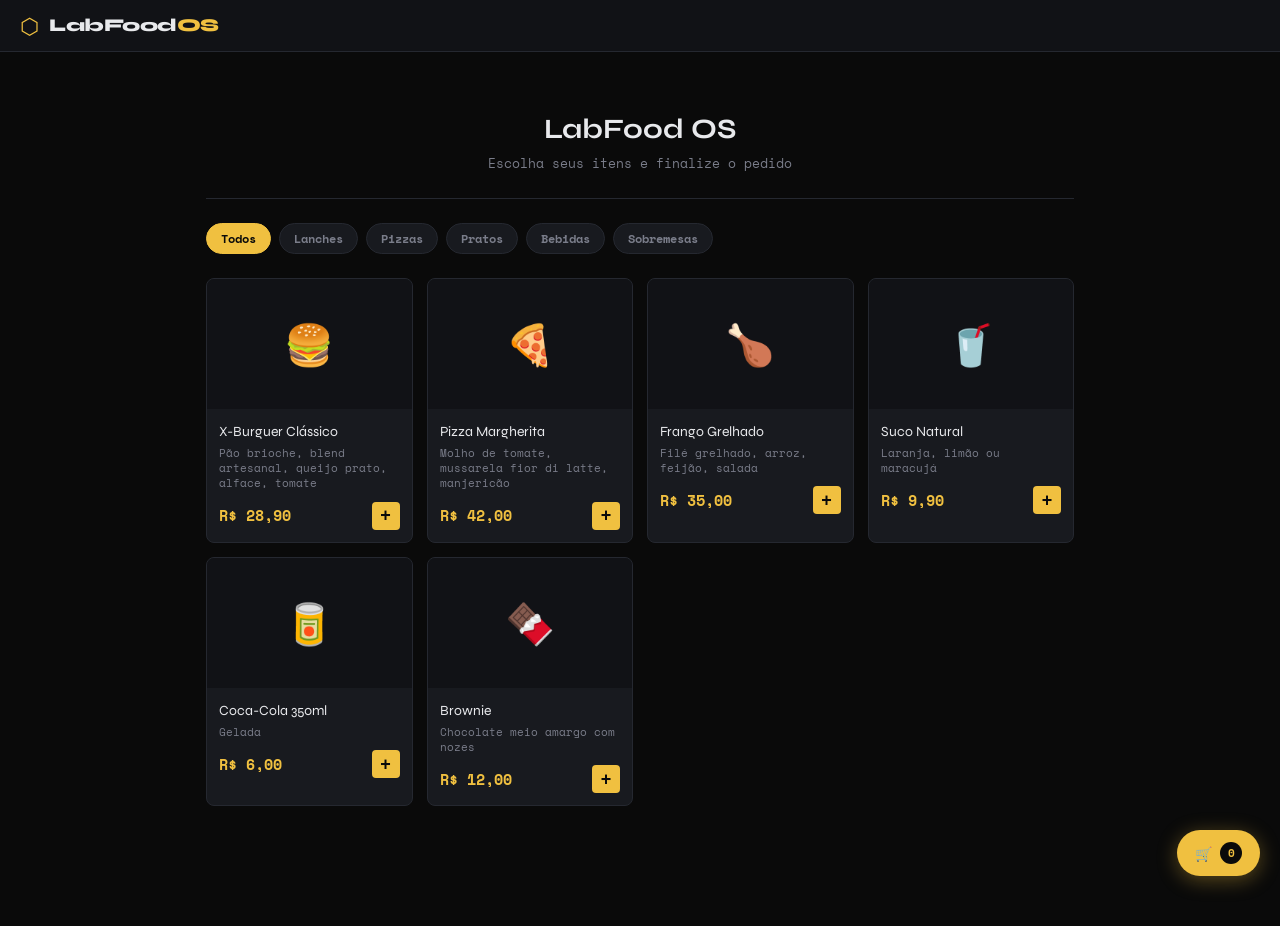
<file: LabFoodOs/index.html>
<!DOCTYPE html>
<html lang="pt-BR">
<head>
  <meta charset="UTF-8">
  <meta name="viewport" content="width=device-width, initial-scale=1.0">
  <title>LabFood OS</title>
  <link rel="preconnect" href="https://fonts.googleapis.com">
  <link href="https://fonts.googleapis.com/css2?family=Space+Mono:wght@400;700&family=Syne:wght@700;800&display=swap" rel="stylesheet">
  <link rel="stylesheet" href="style.css">
</head>
<body>
  <header id="main-header">
    <div id="logo-area" onclick="app.secretLogin()">
      <span class="logo-icon">⬡</span>
      <span class="logo-text">LabFood<em>OS</em></span>
      <span id="secret-dot" class="secret-dot"></span>
    </div>
    <div id="header-actions"></div>
  </header>

  <main id="viewport"></main>

  <div id="cartFab" style="display:none" onclick="totem.toggleCart()">
    <span>🛒</span>
    <div id="cartCount">0</div>
  </div>

  <div id="toast"></div>

  <script src="js/state.js"></script>
  <script src="js/app.js"></script>
  <script src="js/totem.js"></script>
  <script src="js/admin.js"></script>
</body>
</html>
</file>
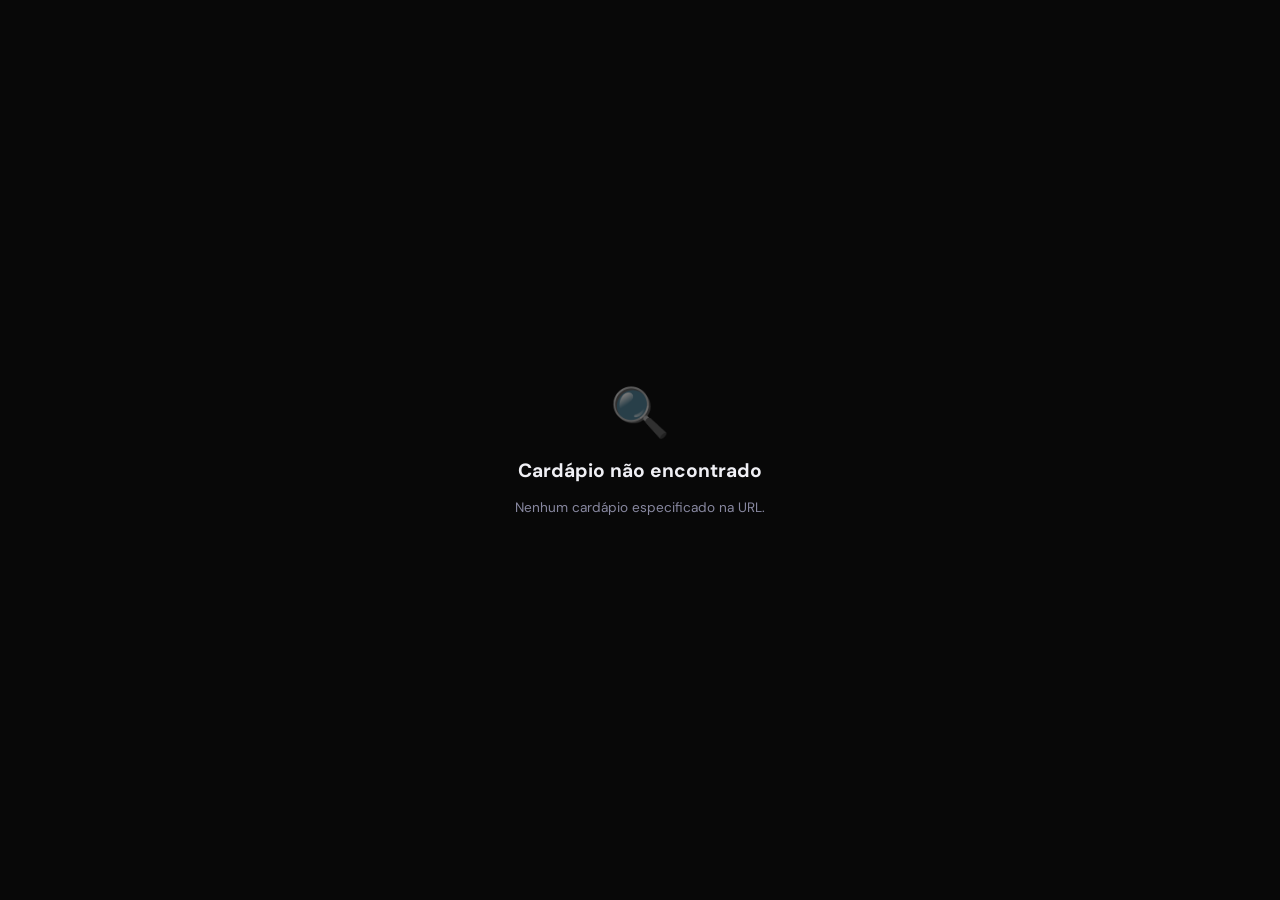
<file: menu.html>
<!DOCTYPE html>
<html lang="pt-BR">
<head>
<meta charset="UTF-8">
<meta name="viewport" content="width=device-width, initial-scale=1.0, maximum-scale=1.0">
<meta name="theme-color" content="#0a0a0c">
<title>Cardápio</title>
<link rel="preconnect" href="https://fonts.googleapis.com">
<link href="https://fonts.googleapis.com/css2?family=DM+Sans:wght@300;400;500;700;900&family=Bebas+Neue&display=swap" rel="stylesheet">
<style>
:root{
  --accent:#ff3c3c;
  --bg:#080808;--panel:#111115;--card:#16161a;--border:#222228;
  --text:#f0f0f5;--muted:#555568;--muted2:#8888a0;
  --gold:#f0b429;--green:#00e096;
  --font:'DM Sans',sans-serif;--display:'Bebas Neue',sans-serif;
}
*{margin:0;padding:0;box-sizing:border-box}
html{scroll-behavior:smooth}
body{background:var(--bg);font-family:var(--font);color:var(--text);min-height:100vh;-webkit-font-smoothing:antialiased;}
/* LOADING */
#loading{min-height:100vh;display:flex;flex-direction:column;align-items:center;justify-content:center;gap:14px;}
.spinner{width:34px;height:34px;border:2px solid var(--border);border-top-color:var(--accent);border-radius:50%;animation:spin .8s linear infinite;}
@keyframes spin{to{transform:rotate(360deg)}}
.loading-text{font-size:.82rem;color:var(--muted2);}
/* ERROR */
#error-screen{min-height:100vh;display:none;flex-direction:column;align-items:center;justify-content:center;padding:32px;text-align:center;gap:14px;}
.err-icon{font-size:3rem;opacity:.45;}
.err-title{font-size:1.2rem;font-weight:700;}
.err-sub{font-size:.85rem;color:var(--muted2);max-width:280px;line-height:1.6;}
/* MENU */
#menu-content{display:none;}
/* HEADER */
.menu-header{text-align:center;padding:36px 20px 22px;position:relative;overflow:hidden;}
.menu-header::before{content:'';position:absolute;top:-60px;left:50%;transform:translateX(-50%);width:300px;height:200px;background:radial-gradient(ellipse,rgba(255,60,60,.18),transparent 70%);pointer-events:none;}
.logo-ring{width:72px;height:72px;margin:0 auto 14px;background:radial-gradient(circle at 35% 35%,#2a0000,#080808);border-radius:50%;display:flex;align-items:center;justify-content:center;box-shadow:0 0 32px rgba(255,60,60,.25);border:1px solid rgba(255,60,60,.2);overflow:hidden;font-size:2rem;transition:border-color .3s;}
.logo-ring img{width:100%;height:100%;object-fit:cover;border-radius:50%;}
.menu-nome{font-family:var(--display);font-size:2.2rem;letter-spacing:5px;color:var(--text);margin-bottom:4px;line-height:1;}
.menu-desc{font-size:.85rem;color:var(--muted2);margin-bottom:14px;line-height:1.5;}
.menu-info-row{display:flex;align-items:center;justify-content:center;flex-wrap:wrap;gap:8px;margin-bottom:8px;}
.info-pill{display:flex;align-items:center;gap:5px;padding:5px 10px;border-radius:20px;background:var(--panel);border:1px solid var(--border);font-size:.74rem;color:var(--muted2);}
.info-pill a{color:inherit;text-decoration:none;}
.info-pill a:hover{color:var(--text);}
/* HORÁRIO */
.horario-badge{display:inline-flex;align-items:center;gap:6px;padding:5px 12px;border-radius:20px;font-size:.74rem;font-weight:700;margin-bottom:4px;}
.hb-open{background:rgba(0,224,150,.1);border:1px solid rgba(0,224,150,.25);color:var(--green);}
.hb-closed{background:rgba(255,60,60,.08);border:1px solid rgba(255,60,60,.2);color:var(--accent);}
.hb-dot{width:6px;height:6px;border-radius:50%;}
.hb-open .hb-dot{background:var(--green);animation:pulse 1.5s ease-in-out infinite;}
.hb-closed .hb-dot{background:var(--accent);}
@keyframes pulse{0%,100%{opacity:1}50%{opacity:.4}}
/* NAV */
.cat-nav{position:sticky;top:0;z-index:50;background:rgba(8,8,8,.92);backdrop-filter:blur(12px);-webkit-backdrop-filter:blur(12px);border-bottom:1px solid var(--border);padding:0 16px;overflow-x:auto;display:flex;gap:4px;scrollbar-width:none;}
.cat-nav::-webkit-scrollbar{display:none;}
.cat-nav-btn{padding:12px 14px;border:none;background:none;color:var(--muted2);font-family:var(--font);font-size:.8rem;font-weight:700;cursor:pointer;white-space:nowrap;border-bottom:2px solid transparent;letter-spacing:.4px;transition:all .2s;flex-shrink:0;}
.cat-nav-btn:hover{color:var(--text);}
.cat-nav-btn.active{color:var(--accent);border-bottom-color:var(--accent);}
/* SECTIONS */
.menu-section{padding:0 16px;margin-bottom:8px;}
.sec-title{font-family:var(--display);font-size:1.4rem;letter-spacing:3px;color:var(--text);padding:20px 0 12px;display:flex;align-items:center;gap:12px;}
.sec-title::after{content:'';flex:1;height:1px;background:var(--border);}
/* ITEM */
.item-card{display:flex;gap:14px;align-items:flex-start;background:var(--card);border:1px solid var(--border);border-radius:14px;padding:16px;margin-bottom:10px;position:relative;overflow:hidden;transition:border-color .2s,transform .15s;cursor:pointer;}
.item-card:active{transform:scale(.99);}
.item-card.inativo{opacity:.5;pointer-events:none;}
.item-card.destaque{border-color:rgba(240,180,41,.2);}
.item-card.in-cart{border-color:rgba(0,224,150,.3);background:rgba(0,224,150,.03);}
.item-img{width:80px;height:80px;border-radius:10px;object-fit:cover;flex-shrink:0;background:var(--panel);}
.item-img-ph{width:80px;height:80px;border-radius:10px;background:var(--panel);border:1px solid var(--border);display:flex;align-items:center;justify-content:center;font-size:1.8rem;flex-shrink:0;}
.item-info{flex:1;min-width:0;}
.item-nome{font-size:.95rem;font-weight:700;margin-bottom:4px;line-height:1.3;}
.item-desc{font-size:.78rem;color:var(--muted2);line-height:1.5;margin-bottom:8px;}
.item-serve{font-size:.72rem;color:var(--muted);margin-top:2px;}
.item-bottom{display:flex;align-items:center;gap:8px;flex-wrap:wrap;}
.item-preco{font-size:1.1rem;font-weight:900;color:var(--text);letter-spacing:-.5px;}
.item-preco::before{content:'R$ ';font-size:.8rem;font-weight:400;color:var(--muted2);}
.item-badges{display:flex;gap:5px;flex-wrap:wrap;}
.i-badge{padding:2px 8px;border-radius:5px;font-size:.63rem;font-weight:700;letter-spacing:.5px;text-transform:uppercase;}
.ib-novo{background:rgba(240,180,41,.12);color:var(--gold);border:1px solid rgba(240,180,41,.25);}
.ib-dest{background:rgba(255,60,60,.08);color:var(--accent);border:1px solid rgba(255,60,60,.2);}
.ib-esgo{background:rgba(107,107,122,.1);color:var(--muted2);border:1px solid rgba(107,107,122,.2);}
.dest-stripe{position:absolute;top:0;right:0;width:3px;height:100%;background:linear-gradient(180deg,var(--gold),transparent);}
/* CARRINHO QTY no card */
.item-qty-ctrl{display:flex;align-items:center;gap:6px;margin-left:auto;}
.iq-btn{width:28px;height:28px;border-radius:50%;border:1px solid var(--border);background:var(--panel);color:var(--text);font-size:1rem;font-weight:700;cursor:pointer;display:flex;align-items:center;justify-content:center;transition:all .15s;flex-shrink:0;}
.iq-btn:hover{border-color:var(--accent);color:var(--accent);}
.iq-num{font-family:'DM Mono',monospace;font-size:.88rem;font-weight:700;min-width:16px;text-align:center;color:var(--green);}
/* ENTREGA FOOTER */
.entrega-footer{margin:16px;padding:16px;background:var(--panel);border:1px solid var(--border);border-radius:14px;}
.ef-title{font-size:.7rem;font-weight:700;letter-spacing:2px;color:var(--muted);text-transform:uppercase;margin-bottom:12px;}
.ef-grid{display:grid;grid-template-columns:1fr 1fr;gap:8px;}
.ef-item{display:flex;justify-content:space-between;align-items:center;padding:8px 12px;background:var(--card);border:1px solid var(--border);border-radius:8px;font-size:.78rem;}
.ef-bairro{color:var(--muted2);}
.ef-taxa{font-weight:700;color:var(--text);}
/* FLOATING CART BUTTON */
.cart-fab{
  position:fixed;bottom:24px;right:16px;z-index:100;
  background:var(--accent);color:#fff;border:none;border-radius:50px;
  padding:13px 22px;font-family:var(--font);font-size:.88rem;font-weight:800;
  cursor:pointer;display:none;align-items:center;gap:10px;
  box-shadow:0 8px 32px rgba(255,60,60,.35);transition:all .2s;
  letter-spacing:.3px;
}
.cart-fab:hover{background:#ff5252;transform:scale(1.03);}
.cart-fab:active{transform:scale(.97);}
.cart-fab.visible{display:flex;}
.cart-fab .cf-badge{background:rgba(0,0,0,.3);border-radius:20px;padding:2px 9px;font-size:.8rem;font-weight:900;}
/* CART DRAWER */
.cart-overlay{position:fixed;inset:0;background:rgba(0,0,0,.6);backdrop-filter:blur(4px);z-index:200;display:none;}
.cart-overlay.open{display:block;}
.cart-drawer{
  position:fixed;bottom:0;left:0;right:0;z-index:201;
  background:var(--panel);border-top:1px solid var(--border);
  border-radius:20px 20px 0 0;
  max-height:90vh;display:flex;flex-direction:column;
  transform:translateY(100%);transition:transform .3s ease;
}
.cart-drawer.open{transform:translateY(0);}
.cd-handle{width:36px;height:4px;background:var(--border);border-radius:2px;margin:10px auto 0;}
.cd-header{display:flex;align-items:center;justify-content:space-between;padding:14px 20px 10px;border-bottom:1px solid var(--border);}
.cd-title{font-size:1rem;font-weight:800;}
.cd-close{background:none;border:none;color:var(--muted2);font-size:1.2rem;cursor:pointer;padding:4px;}
.cd-clear{background:none;border:none;color:var(--muted);font-size:.76rem;font-weight:700;cursor:pointer;font-family:var(--font);}
.cd-clear:hover{color:var(--accent);}
.cd-body{flex:1;overflow-y:auto;padding:16px 20px;}
.cd-item{display:flex;align-items:center;gap:12px;padding:10px 0;border-bottom:1px solid var(--border);}
.cd-item:last-child{border-bottom:none;}
.cdi-name{flex:1;font-size:.88rem;font-weight:600;}
.cdi-price{font-size:.82rem;color:var(--muted2);margin-top:2px;}
.cdi-ctrl{display:flex;align-items:center;gap:8px;}
.cdi-btn{width:28px;height:28px;border-radius:50%;border:1px solid var(--border);background:var(--card);color:var(--text);font-size:1rem;font-weight:700;cursor:pointer;display:flex;align-items:center;justify-content:center;transition:all .15s;}
.cdi-btn:hover{border-color:var(--accent);color:var(--accent);}
.cdi-qty{font-family:'DM Mono',monospace;font-size:.9rem;font-weight:700;min-width:20px;text-align:center;}
.cd-footer{padding:16px 20px;border-top:1px solid var(--border);}
.cd-total{display:flex;justify-content:space-between;align-items:center;margin-bottom:14px;}
.cd-total-lbl{font-size:.85rem;color:var(--muted2);font-weight:700;}
.cd-total-val{font-size:1.3rem;font-weight:900;color:var(--gold);}
/* FORM PEDIDO */
.cd-form{display:flex;flex-direction:column;gap:10px;}
.cd-input{width:100%;padding:12px 14px;background:var(--card);border:1px solid var(--border);border-radius:10px;color:var(--text);font-family:var(--font);font-size:.88rem;outline:none;transition:border-color .15s;}
.cd-input:focus{border-color:var(--accent);}
.cd-input::placeholder{color:var(--muted);}
.cd-input.error{border-color:var(--accent);}
.cd-label{font-size:.68rem;font-weight:700;letter-spacing:1.5px;color:var(--muted);text-transform:uppercase;margin-bottom:4px;display:block;}
.loja-fechada-warn{padding:10px 14px;background:rgba(255,60,60,.08);border:1px solid rgba(255,60,60,.2);border-radius:10px;font-size:.8rem;color:var(--accent);text-align:center;}
.btn-confirmar{width:100%;padding:15px;background:var(--accent);border:none;border-radius:12px;color:#fff;font-family:var(--font);font-size:.9rem;font-weight:800;cursor:pointer;letter-spacing:.5px;transition:all .14s;display:flex;align-items:center;justify-content:center;gap:8px;}
.btn-confirmar:hover{background:#ff5252;} .btn-confirmar:active{transform:scale(.98);} .btn-confirmar:disabled{opacity:.5;cursor:not-allowed;}
/* SUCESSO */
.success-panel{display:none;flex-direction:column;align-items:center;gap:14px;padding:20px;text-align:center;}
.success-panel.show{display:flex;}
.sp-icon{font-size:2.8rem;}
.sp-title{font-size:1.1rem;font-weight:700;}
.sp-sub{font-size:.82rem;color:var(--muted2);line-height:1.6;}
.btn-wpp{padding:13px 24px;background:var(--green);border:none;border-radius:12px;color:#000;font-family:var(--font);font-size:.9rem;font-weight:800;cursor:pointer;transition:all .14s;display:flex;align-items:center;gap:8px;}
.btn-wpp:hover{opacity:.9;}
.btn-mais{background:none;border:none;color:var(--muted2);font-family:var(--font);font-size:.82rem;cursor:pointer;text-decoration:underline;}
/* BOTTOM CONTACTS */
.contact-bar{position:fixed;bottom:0;left:0;right:0;padding:10px 16px 18px;background:rgba(8,8,8,.95);backdrop-filter:blur(16px);border-top:1px solid var(--border);display:none;gap:10px;z-index:50;}
.contact-bar.visible{display:flex;}
.cb-btn{flex:1;padding:12px;border-radius:12px;border:none;cursor:pointer;font-family:var(--font);font-size:.82rem;font-weight:800;display:flex;align-items:center;justify-content:center;gap:7px;transition:all .15s;text-decoration:none;}
.cb-btn:active{transform:scale(.97);}
.cb-wpp{background:var(--green);color:#000;}
.cb-ig{background:var(--panel);border:1px solid var(--border);color:var(--text);}
.powered{text-align:center;padding:12px 16px 90px;font-size:.68rem;color:var(--muted);letter-spacing:1px;}
.powered span{color:var(--accent);}
/* ANIMAÇÃO */
@keyframes fadeUp{from{opacity:0;transform:translateY(10px)}to{opacity:1;transform:translateY(0)}}
.item-card{animation:fadeUp .3s ease both;}
</style>
</head>
<body>

<div id="loading">
  <div class="spinner"></div>
  <div class="loading-text">Carregando cardápio…</div>
</div>

<div id="error-screen">
  <div class="err-icon">🔍</div>
  <div class="err-title">Cardápio não encontrado</div>
  <div class="err-sub" id="err-msg">Verifique o link ou entre em contato com o estabelecimento.</div>
</div>

<div id="menu-content">
  <!-- HEADER -->
  <div class="menu-header">
    <div class="logo-ring" id="logo-ring">🍽️</div>
    <div class="menu-nome" id="menu-nome">—</div>
    <div class="menu-desc" id="menu-desc"></div>
    <div id="horario-badge"></div>
    <div class="menu-info-row" id="info-row"></div>
  </div>

  <!-- NAV CATEGORIAS -->
  <div class="cat-nav" id="cat-nav"></div>

  <!-- CORPO DO CARDÁPIO -->
  <div id="menu-body"></div>

  <!-- ENTREGA -->
  <div id="entrega-block"></div>

  <div class="powered">CARDÁPIO DIGITAL POR <span>LABRIOLAG</span></div>
</div>

<!-- CARRINHO FAB -->
<button class="cart-fab" id="cart-fab">
  🛒 Ver pedido <span class="cf-badge" id="cart-count">0</span>
</button>

<!-- CART OVERLAY + DRAWER -->
<div class="cart-overlay" id="cart-overlay"></div>
<div class="cart-drawer" id="cart-drawer">
  <div class="cd-handle"></div>
  <div class="cd-header">
    <div class="cd-title">🛒 Meu Pedido</div>
    <div style="display:flex;align-items:center;gap:10px;">
      <button class="cd-clear" onclick="limparCarrinho()">Limpar</button>
      <button class="cd-close" onclick="fecharCarrinho()">✕</button>
    </div>
  </div>

  <!-- Lista de itens -->
  <div class="cd-body" id="cd-body"></div>

  <!-- Footer com form -->
  <div class="cd-footer">
    <div class="cd-total">
      <span class="cd-total-lbl">Total</span>
      <span class="cd-total-val" id="cd-total">R$ 0,00</span>
    </div>
    <div class="cd-form" id="cd-form">
      <div id="loja-fechada-warn" style="display:none" class="loja-fechada-warn">🔒 A loja está fechada no momento.</div>
      <div>
        <label class="cd-label">Seu nome ou número da mesa / comanda *</label>
        <input class="cd-input" id="cd-ident" placeholder="Ex: João ou Mesa 5" maxlength="60">
      </div>
      <div>
        <label class="cd-label">Observações (opcional)</label>
        <input class="cd-input" id="cd-obs" placeholder="Ex: sem cebola, ponto da carne…" maxlength="200">
      </div>
      <button class="btn-confirmar" id="btn-confirmar">✅ Confirmar Pedido</button>
    </div>
    <!-- Painel de sucesso -->
    <div class="success-panel" id="success-panel">
      <div class="sp-icon">🎉</div>
      <div class="sp-title">Pedido enviado!</div>
      <div class="sp-sub">Seu pedido foi registrado. Clique abaixo para confirmar pelo WhatsApp.</div>
      <button class="btn-wpp" id="btn-wpp">💬 Confirmar pelo WhatsApp</button>
      <button class="btn-mais" onclick="resetarPedido()">Fazer mais pedidos</button>
    </div>
  </div>
</div>

<!-- BOTTOM BAR CONTATOS -->
<div class="contact-bar" id="contact-bar"></div>

<script>
// ════════════════════════════════════════════════════════
const API = 'https://menu.lab-wokerlabcore.workers.dev';
// ════════════════════════════════════════════════════════

// ── ESTADO ────────────────────────────────────────────
let CARDAPIO = null;
let CARRINHO = {}; // { itemKey: { nome, preco, qty } }
let PEDIDO_ID = null;
let WPP_TEL = '';

// ── BOOT ──────────────────────────────────────────────
(async () => {
  const params = new URLSearchParams(location.search);
  let slug = params.get('id') || params.get('slug') || '';
  const parts = location.pathname.split('/');
  const mi = parts.indexOf('menu');
  if(!slug && mi !== -1 && parts[mi+1]) slug = parts[mi+1];
  // suporte a /Menu/menu?id=slug (GitHub Pages sem subpath)
  if(!slug) slug = params.get('id') || '';

  if(!slug){ mostrarErro('Nenhum cardápio especificado na URL.'); return; }

  try{
    const r = await fetch(`${API}/menu/${encodeURIComponent(slug)}`);
    if(!r.ok){
      const d = await r.json().catch(()=>({}));
      throw new Error(d.error || `HTTP ${r.status}`);
    }
    CARDAPIO = await r.json();
    renderMenu(CARDAPIO);

    // polling 30s — atualizações em tempo real
    setInterval(async()=>{
      try{
        const rr = await fetch(`${API}/menu/${encodeURIComponent(slug)}`);
        if(rr.ok){ CARDAPIO = await rr.json(); renderMenu(CARDAPIO, true); }
      }catch(e){}
    }, 30000);
  }catch(e){ mostrarErro(e.message); }
})();

// ── RENDER MENU ───────────────────────────────────────
function renderMenu(data, atualizar=false){
  if(!atualizar){
    document.getElementById('loading').style.display='none';
    document.getElementById('menu-content').style.display='block';
  }
  document.title = data.nomeLoja || 'Cardápio';
  const cor = data.corPrimaria || '#ff3c3c';
  document.documentElement.style.setProperty('--accent', cor);
  document.querySelector('meta[name="theme-color"]').content = cor;

  // Logo
  const ring = document.getElementById('logo-ring');
  if(data.logo) ring.innerHTML=`<img src="${esc(data.logo)}" alt="${esc(data.nomeLoja)}" onerror="this.parentElement.textContent='🍽️'">`;
  ring.style.boxShadow = `0 0 32px ${cor}44`;
  ring.style.borderColor = `${cor}33`;

  document.getElementById('menu-nome').textContent = data.nomeLoja||'';
  document.getElementById('menu-desc').textContent = data.descricao||'';

  renderHorario(data.horarios);

  const infoRow = document.getElementById('info-row');
  infoRow.innerHTML='';
  if(data.endereco)  infoRow.innerHTML+=`<div class="info-pill">📍 ${esc(data.endereco)}</div>`;
  if(data.instagram) infoRow.innerHTML+=`<div class="info-pill">📸 <a href="https://instagram.com/${esc(data.instagram.replace('@',''))}" target="_blank">${esc(data.instagram)}</a></div>`;

  // Nav
  const catNav = document.getElementById('cat-nav');
  catNav.innerHTML='';
  (data.categorias||[]).forEach((cat,i)=>{
    const btn=document.createElement('button');
    btn.className='cat-nav-btn'+(i===0?' active':'');
    btn.textContent=cat.nome;btn.dataset.target=`sec-${i}`;
    btn.addEventListener('click',()=>{
      document.querySelectorAll('.cat-nav-btn').forEach(b=>b.classList.remove('active'));
      btn.classList.add('active');
      document.getElementById(`sec-${i}`)?.scrollIntoView({behavior:'smooth',block:'start'});
    });
    catNav.appendChild(btn);
  });

  // Itens
  const body=document.getElementById('menu-body');
  body.innerHTML='';
  (data.categorias||[]).forEach((cat,i)=>{
    const sec=document.createElement('div');
    sec.className='menu-section';sec.id=`sec-${i}`;
    sec.innerHTML=`<div class="sec-title">${esc(cat.nome)}</div>`;
    (cat.itens||[]).forEach(item=>sec.appendChild(criarItemEl(item)));
    body.appendChild(sec);
  });

  // Entrega
  const entBlock=document.getElementById('entrega-block');
  entBlock.innerHTML='';
  const ent=data.entrega;
  if(ent?.ativa && ent.taxas?.length){
    const div=document.createElement('div');div.className='entrega-footer';
    div.innerHTML=`<div class="ef-title">🛵 Taxas de entrega</div><div class="ef-grid">${ent.taxas.map(t=>`<div class="ef-item"><span class="ef-bairro">${esc(t.bairro)}</span><span class="ef-taxa">R$ ${esc(t.taxa)}</span></div>`).join('')}</div>`;
    entBlock.appendChild(div);
  }

  // Contact bar
  const cb=document.getElementById('contact-bar');
  cb.innerHTML='';
  if(data.telefone||data.instagram){
    cb.classList.add('visible');
    if(data.telefone){
      const tel=data.telefone.replace(/\D/g,'');
      cb.innerHTML+=`<a class="cb-btn cb-wpp" href="https://wa.me/55${tel}" target="_blank">💬 WhatsApp</a>`;
    }
    if(data.instagram) cb.innerHTML+=`<a class="cb-btn cb-ig" href="https://instagram.com/${esc(data.instagram.replace('@',''))}" target="_blank">📸 Instagram</a>`;
  }

  setupObserver(data.categorias||[]);
}

function criarItemEl(item){
  const div=document.createElement('div');
  const classes=['item-card'];
  if(item.inativo) classes.push('inativo');
  if(item.destaque) classes.push('destaque');
  const key=item.nome+'__'+item.preco;
  if(CARRINHO[key]) classes.push('in-cart');
  div.className=classes.join(' ');

  const badges=[];
  if(item.novo)     badges.push(`<span class="i-badge ib-novo">NOVO</span>`);
  if(item.destaque) badges.push(`<span class="i-badge ib-dest">⭐ Destaque</span>`);
  if(item.inativo)  badges.push(`<span class="i-badge ib-esgo">Esgotado</span>`);

  const qty=CARRINHO[key]?.qty||0;
  const qtyCtrl=`<div class="item-qty-ctrl">
    ${qty>0?`<button class="iq-btn" onclick="alterarQty(event,'${esc(key)}','${esc(item.nome)}','${esc(item.preco)}',-1)">−</button>
    <span class="iq-num">${qty}</span>`:''}
    <button class="iq-btn" onclick="alterarQty(event,'${esc(key)}','${esc(item.nome)}','${esc(item.preco)}',1)" style="background:rgba(0,224,150,.12);border-color:rgba(0,224,150,.3);color:var(--green);">+</button>
  </div>`;

  div.innerHTML=`
    ${item.destaque?'<div class="dest-stripe"></div>':''}
    ${item.imagem
      ?`<img class="item-img" src="${esc(item.imagem)}" alt="${esc(item.nome)}" loading="lazy" onerror="this.outerHTML='<div class=item-img-ph>🍽️</div>'">`
      :`<div class="item-img-ph">🍽️</div>`}
    <div class="item-info">
      <div class="item-nome">${esc(item.nome||'')}</div>
      ${item.descricao?`<div class="item-desc">${esc(item.descricao)}</div>`:''}
      ${item.serve?`<div class="item-serve">Serve ${esc(item.serve)}</div>`:''}
      <div class="item-bottom">
        ${item.preco?`<div class="item-preco">${esc(item.preco)}</div>`:''}
        ${badges.length?`<div class="item-badges">${badges.join('')}</div>`:''}
        ${qtyCtrl}
      </div>
    </div>`;
  return div;
}

// ── CARRINHO ──────────────────────────────────────────
function alterarQty(e, key, nome, preco, delta){
  e.stopPropagation();
  const precoNum = parsePreco(preco);
  if(!CARRINHO[key]) CARRINHO[key]={nome, preco, precoNum, qty:0};
  CARRINHO[key].qty = Math.max(0, CARRINHO[key].qty+delta);
  if(CARRINHO[key].qty===0) delete CARRINHO[key];
  atualizarCarrinho();
  renderMenu(CARDAPIO, true); // re-render itens com qtys atualizados
}

function parsePreco(s){
  if(!s)return 0;
  return parseFloat(String(s).replace(/[^\d,\.]/g,'').replace(',','.').trim())||0;
}

function atualizarCarrinho(){
  const itens=Object.values(CARRINHO);
  const total=itens.reduce((s,i)=>s+i.precoNum*i.qty,0);
  const count=itens.reduce((s,i)=>s+i.qty,0);
  const fab=document.getElementById('cart-fab');
  document.getElementById('cart-count').textContent=count;
  if(count>0) fab.classList.add('visible'); else fab.classList.remove('visible');
  document.getElementById('cd-total').textContent=`R$ ${total.toFixed(2)}`;
  renderCDBody(itens);
}

function renderCDBody(itens){
  const b=document.getElementById('cd-body');
  if(!itens.length){b.innerHTML='<div style="text-align:center;padding:24px;color:var(--muted2);font-size:.85rem">Nenhum item adicionado ainda.</div>';return;}
  b.innerHTML=itens.map(i=>`
    <div class="cd-item">
      <div style="flex:1">
        <div class="cdi-name">${esc(i.nome)}</div>
        <div class="cdi-price">R$ ${i.preco}</div>
      </div>
      <div class="cdi-ctrl">
        <button class="cdi-btn" onclick="alterarQtyDireto('${esc(i.nome+'__'+i.preco)}',-1)">−</button>
        <span class="cdi-qty">${i.qty}</span>
        <button class="cdi-btn" onclick="alterarQtyDireto('${esc(i.nome+'__'+i.preco)}',1)">+</button>
      </div>
    </div>`).join('');
}

function alterarQtyDireto(key, delta){
  if(!CARRINHO[key])return;
  CARRINHO[key].qty=Math.max(0,CARRINHO[key].qty+delta);
  if(CARRINHO[key].qty===0) delete CARRINHO[key];
  atualizarCarrinho();
}

function limparCarrinho(){ CARRINHO={}; atualizarCarrinho(); renderMenu(CARDAPIO,true); }

// ── CART DRAWER ───────────────────────────────────────
document.getElementById('cart-fab').addEventListener('click', abrirCarrinho);
document.getElementById('cart-overlay').addEventListener('click', fecharCarrinho);

function abrirCarrinho(){
  document.getElementById('cart-overlay').classList.add('open');
  document.getElementById('cart-drawer').classList.add('open');
  document.getElementById('success-panel').classList.remove('show');
  document.getElementById('cd-form').style.display='flex';
  verificarHorario();
}
function fecharCarrinho(){
  document.getElementById('cart-overlay').classList.remove('open');
  document.getElementById('cart-drawer').classList.remove('open');
}

function verificarHorario(){
  const warn=document.getElementById('loja-fechada-warn');
  const btn=document.getElementById('btn-confirmar');
  const h=CARDAPIO?.horarios;
  const fechada = h && !estaAberto(h);
  warn.style.display = fechada?'block':'none';
  btn.disabled = fechada;
}

function estaAberto(h){
  if(!h||!h.diasAtivos)return true;
  const diasPt=['Dom','Seg','Ter','Qua','Qui','Sex','Sáb'];
  const hoje=diasPt[new Date().getDay()];
  if(!h.diasAtivos.includes(hoje))return false;
  if(!h.abre||!h.fecha)return true;
  const agora=new Date();
  const mins=agora.getHours()*60+agora.getMinutes();
  const [ha,ma]=h.abre.split(':').map(Number);
  const [hf,mf]=h.fecha.split(':').map(Number);
  return mins>=ha*60+ma && mins<=hf*60+mf;
}

// ── CONFIRMAR PEDIDO ──────────────────────────────────
document.getElementById('btn-confirmar').addEventListener('click', async()=>{
  const ident=document.getElementById('cd-ident').value.trim();
  const obs  =document.getElementById('cd-obs').value.trim();
  const itens=Object.values(CARRINHO);
  if(!ident){
    document.getElementById('cd-ident').classList.add('error');
    document.getElementById('cd-ident').focus();return;
  }
  document.getElementById('cd-ident').classList.remove('error');
  if(!itens.length)return;

  const total=itens.reduce((s,i)=>s+i.precoNum*i.qty,0);
  const btn=document.getElementById('btn-confirmar');
  btn.textContent='Enviando…';btn.disabled=true;

  try{
    const r=await fetch(`${API}/pedido/enviar`,{
      method:'POST',
      headers:{'Content-Type':'application/json'},
      body:JSON.stringify({
        slug: CARDAPIO.slug,
        identificacao: ident,
        obs,
        itens: itens.map(i=>({nome:i.nome, preco:i.preco, qty:i.qty})),
        total: total.toFixed(2),
      })
    });
    const d=await r.json();
    if(!r.ok) throw new Error(d.error||'Erro ao enviar pedido');
    PEDIDO_ID=d.pedidoId;
    WPP_TEL=d.telefone||CARDAPIO.telefone||'';
    mostrarSucesso(itens, ident, obs, total, WPP_TEL);
  }catch(e){
    btn.textContent='✅ Confirmar Pedido';btn.disabled=false;
    alert('Erro: '+e.message);
  }
});

function mostrarSucesso(itens, ident, obs, total, tel){
  document.getElementById('cd-form').style.display='none';
  const sp=document.getElementById('success-panel');sp.classList.add('show');

  // Monta mensagem WPP
  const loja=CARDAPIO.nomeLoja||'';
  let msg=`*Pedido - ${loja}*\n`;
  msg+=`*${ident}*\n\n`;
  itens.forEach(i=>msg+=`${i.qty}x ${i.nome} — R$ ${(i.precoNum*i.qty).toFixed(2)}\n`);
  if(obs)msg+=`\nObs: ${obs}\n`;
  msg+=`\n*Total: R$ ${total.toFixed(2)}*`;
  if(PEDIDO_ID) msg+=`\n_ID: ${PEDIDO_ID}_`;

  document.getElementById('btn-wpp').onclick=()=>{
    const telLimpo=(tel||'').replace(/\D/g,'');
    const url=telLimpo
      ?`https://wa.me/55${telLimpo}?text=${encodeURIComponent(msg)}`
      :`https://wa.me/?text=${encodeURIComponent(msg)}`;
    window.open(url,'_blank');
  };
}

function resetarPedido(){
  CARRINHO={};PEDIDO_ID=null;
  document.getElementById('cd-ident').value='';
  document.getElementById('cd-obs').value='';
  document.getElementById('cd-form').style.display='flex';
  document.getElementById('success-panel').classList.remove('show');
  atualizarCarrinho();renderMenu(CARDAPIO,true);fecharCarrinho();
}

// ── HORÁRIO ───────────────────────────────────────────
function renderHorario(h){
  const badge=document.getElementById('horario-badge');
  if(!h||!h.diasAtivos){badge.innerHTML='';return;}
  const aberto=estaAberto(h);
  badge.innerHTML=aberto
    ?`<div class="horario-badge hb-open"><div class="hb-dot"></div>Aberto agora · até ${h.fecha||''}</div>`
    :`<div class="horario-badge hb-closed"><div class="hb-dot"></div>${h.diasAtivos.includes(['Dom','Seg','Ter','Qua','Qui','Sex','Sáb'][new Date().getDay()])?`Fechado · abre às ${h.abre||''}`:'Fechado hoje'}</div>`;
}

// ── OBSERVER NAV ──────────────────────────────────────
function setupObserver(cats){
  if(!('IntersectionObserver' in window))return;
  const obs=new IntersectionObserver(entries=>{
    entries.forEach(entry=>{
      if(entry.isIntersecting){
        document.querySelectorAll('.cat-nav-btn').forEach(b=>{
          b.classList.toggle('active',b.dataset.target===entry.target.id);
        });
      }
    });
  },{rootMargin:'-20% 0px -70% 0px'});
  cats.forEach((_,i)=>{const el=document.getElementById(`sec-${i}`);if(el)obs.observe(el);});
}

function mostrarErro(msg){
  document.getElementById('loading').style.display='none';
  const e=document.getElementById('error-screen');e.style.display='flex';
  document.getElementById('err-msg').textContent=msg;
}
function esc(s){const d=document.createElement('div');d.textContent=String(s||'');return d.innerHTML;}
</script>
</body>
</html>
</file>
<file: LabFoodOs/style.css>
/* ========================================
   LABFOOD OS — Design System: Ink × Gold × Cyber
   ======================================== */

:root {
  --black:    #0a0a0a;
  --ink:      #111216;
  --surface:  #181a1f;
  --border:   #252830;
  --muted:    #3a3d47;
  --text:     #e8e9ec;
  --dim:      #7a7d8a;
  --gold:     #f0c040;
  --gold-dim: #b08a20;
  --cyan:     #00d4ff;
  --red:      #ff4655;
  --green:    #00e676;

  --font-ui:   'Space Mono', monospace;
  --font-head: 'Syne', sans-serif;

  --radius:  4px;
  --radius-lg: 8px;
  --trans: 0.18s ease;
}

*, *::before, *::after { box-sizing: border-box; margin: 0; padding: 0; }

html, body {
  height: 100%;
  background: var(--black);
  color: var(--text);
  font-family: var(--font-ui);
  font-size: 14px;
  line-height: 1.5;
  overflow-x: hidden;
}

/* ── SCROLLBAR ─────────────────────── */
::-webkit-scrollbar { width: 4px; }
::-webkit-scrollbar-track { background: var(--ink); }
::-webkit-scrollbar-thumb { background: var(--muted); border-radius: 2px; }

/* ── HEADER ────────────────────────── */
#main-header {
  position: fixed; top: 0; left: 0; right: 0; z-index: 100;
  height: 52px;
  background: var(--ink);
  border-bottom: 1px solid var(--border);
  display: flex; align-items: center; justify-content: space-between;
  padding: 0 20px;
  backdrop-filter: blur(12px);
}

#logo-area {
  display: flex; align-items: center; gap: 10px;
  cursor: pointer; user-select: none;
  position: relative;
}

.logo-icon {
  font-size: 22px; color: var(--gold);
  animation: pulse-gold 3s ease-in-out infinite;
}

@keyframes pulse-gold {
  0%, 100% { opacity: 1; }
  50% { opacity: 0.6; }
}

.logo-text {
  font-family: var(--font-head);
  font-size: 18px; font-weight: 800;
  color: var(--text); letter-spacing: -0.5px;
}
.logo-text em {
  font-style: normal; color: var(--gold);
}

.secret-dot {
  width: 6px; height: 6px;
  border-radius: 50%;
  background: transparent;
  transition: background var(--trans);
  margin-left: 4px;
}
.secret-dot.active { background: var(--gold); box-shadow: 0 0 6px var(--gold); }

#header-actions {
  display: flex; gap: 8px; align-items: center;
}

/* ── VIEWPORT ──────────────────────── */
#viewport {
  margin-top: 52px;
  min-height: calc(100vh - 52px);
}

/* ── BUTTONS ───────────────────────── */
.btn {
  font-family: var(--font-ui);
  font-size: 13px; font-weight: 700;
  border: none; border-radius: var(--radius);
  cursor: pointer; transition: all var(--trans);
  padding: 8px 16px; letter-spacing: 0.5px;
}
.btn-primary {
  background: var(--gold); color: var(--black);
}
.btn-primary:hover { background: #ffd060; transform: translateY(-1px); }

.btn-ghost {
  background: transparent; color: var(--dim);
  border: 1px solid var(--border);
}
.btn-ghost:hover { color: var(--text); border-color: var(--muted); }

.btn-danger {
  background: transparent; color: var(--red);
  border: 1px solid var(--red);
}
.btn-danger:hover { background: var(--red); color: white; }

.btn-sm { padding: 5px 10px; font-size: 12px; }
.btn-icon { padding: 6px 10px; }

/* ── INPUTS ────────────────────────── */
.input {
  font-family: var(--font-ui); font-size: 13px;
  background: var(--surface); color: var(--text);
  border: 1px solid var(--border); border-radius: var(--radius);
  padding: 9px 12px; width: 100%;
  transition: border-color var(--trans);
  outline: none;
}
.input:focus { border-color: var(--gold); }
.input::placeholder { color: var(--dim); }

label { font-size: 11px; color: var(--dim); letter-spacing: 0.8px; text-transform: uppercase; display: block; margin-bottom: 4px; }

.form-group { margin-bottom: 16px; }

/* ── CARDS ─────────────────────────── */
.card {
  background: var(--surface);
  border: 1px solid var(--border);
  border-radius: var(--radius-lg);
  padding: 20px;
}

/* ── BADGE ─────────────────────────── */
.badge {
  display: inline-block; font-size: 10px; font-weight: 700;
  padding: 2px 7px; border-radius: 20px; letter-spacing: 0.5px;
}
.badge-gold  { background: rgba(240,192,64,0.15); color: var(--gold); }
.badge-cyan  { background: rgba(0,212,255,0.12); color: var(--cyan); }
.badge-green { background: rgba(0,230,118,0.12); color: var(--green); }
.badge-red   { background: rgba(255,70,85,0.12); color: var(--red); }
.badge-dim   { background: var(--border); color: var(--dim); }

/* ── TOAST ─────────────────────────── */
#toast {
  position: fixed; bottom: 24px; left: 50%; transform: translateX(-50%);
  background: var(--surface); color: var(--text);
  border: 1px solid var(--border); border-left: 3px solid var(--gold);
  border-radius: var(--radius-lg); padding: 12px 20px;
  font-size: 13px; z-index: 9999; white-space: nowrap;
  opacity: 0; pointer-events: none;
  transition: opacity 0.3s ease, bottom 0.3s ease;
}
#toast.show { opacity: 1; bottom: 32px; }

/* ── CART FAB ──────────────────────── */
#cartFab {
  position: fixed; bottom: 24px; right: 20px; z-index: 200;
  background: var(--gold); color: var(--black);
  border-radius: 28px; padding: 12px 18px;
  display: flex; align-items: center; gap: 8px;
  font-family: var(--font-ui); font-weight: 700; font-size: 14px;
  cursor: pointer; box-shadow: 0 4px 20px rgba(240,192,64,0.35);
  transition: transform var(--trans), box-shadow var(--trans);
}
#cartFab:hover { transform: scale(1.05); box-shadow: 0 6px 28px rgba(240,192,64,0.5); }
#cartCount {
  background: var(--black); color: var(--gold);
  border-radius: 50%; width: 22px; height: 22px;
  display: flex; align-items: center; justify-content: center;
  font-size: 11px;
}

/* ════════════════════════════════════
   LOGIN
   ════════════════════════════════════ */
.login-wrap {
  min-height: calc(100vh - 52px);
  display: flex; align-items: center; justify-content: center;
  background: var(--black);
  background-image: radial-gradient(ellipse at 50% 0%, rgba(240,192,64,0.06) 0%, transparent 60%);
}
.login-card {
  width: 340px;
  background: var(--surface);
  border: 1px solid var(--border);
  border-radius: var(--radius-lg);
  padding: 36px 32px;
  animation: fadeUp 0.4s ease;
}
.login-card h2 {
  font-family: var(--font-head); font-size: 20px;
  color: var(--gold); margin-bottom: 24px; text-align: center;
}
.login-card .btn { width: 100%; margin-top: 6px; padding: 11px; font-size: 13px; }
.login-back {
  width: 100%; margin-top: 8px; text-align: center;
  font-size: 12px; color: var(--dim); cursor: pointer;
  background: none; border: none; font-family: var(--font-ui);
  transition: color var(--trans);
}
.login-back:hover { color: var(--text); }

@keyframes fadeUp {
  from { opacity: 0; transform: translateY(16px); }
  to   { opacity: 1; transform: translateY(0); }
}

/* ════════════════════════════════════
   TOTEM (PUBLIC MENU)
   ════════════════════════════════════ */
.totem-wrap {
  max-width: 900px; margin: 0 auto;
  padding: 24px 16px 120px;
  animation: fadeUp 0.3s ease;
}
.totem-hero {
  text-align: center; padding: 32px 0 24px;
  border-bottom: 1px solid var(--border);
  margin-bottom: 24px;
}
.totem-hero h2 {
  font-family: var(--font-head); font-size: 28px; color: var(--text);
}
.totem-hero p { color: var(--dim); margin-top: 4px; font-size: 13px; }

.totem-closed {
  text-align: center; padding: 60px 20px;
  color: var(--red); font-family: var(--font-head); font-size: 20px;
}

/* category tabs */
.cat-tabs {
  display: flex; gap: 8px; overflow-x: auto;
  padding-bottom: 4px; margin-bottom: 20px;
  scrollbar-width: none;
}
.cat-tabs::-webkit-scrollbar { display: none; }
.cat-tab {
  flex-shrink: 0;
  background: var(--surface); color: var(--dim);
  border: 1px solid var(--border);
  border-radius: 20px; padding: 6px 14px;
  font-family: var(--font-ui); font-size: 12px; font-weight: 700;
  cursor: pointer; transition: all var(--trans);
}
.cat-tab.active, .cat-tab:hover {
  background: var(--gold); color: var(--black);
  border-color: var(--gold);
}

/* product grid */
.prod-grid {
  display: grid;
  grid-template-columns: repeat(auto-fill, minmax(200px, 1fr));
  gap: 14px;
}
.prod-card {
  background: var(--surface);
  border: 1px solid var(--border);
  border-radius: var(--radius-lg);
  overflow: hidden; cursor: pointer;
  transition: border-color var(--trans), transform var(--trans);
}
.prod-card:hover {
  border-color: var(--gold);
  transform: translateY(-2px);
}
.prod-card-img {
  width: 100%; height: 130px;
  background: var(--ink); overflow: hidden;
  display: flex; align-items: center; justify-content: center;
  font-size: 40px;
}
.prod-card-body { padding: 12px; }
.prod-card-name {
  font-family: var(--font-head); font-size: 14px;
  color: var(--text); margin-bottom: 4px;
}
.prod-card-desc { font-size: 11px; color: var(--dim); margin-bottom: 10px; line-height: 1.4; }
.prod-card-footer {
  display: flex; align-items: center; justify-content: space-between;
}
.prod-price { color: var(--gold); font-weight: 700; font-size: 15px; }
.prod-add {
  background: var(--gold); color: var(--black);
  border: none; border-radius: var(--radius);
  width: 28px; height: 28px;
  font-size: 18px; font-weight: 700; cursor: pointer;
  display: flex; align-items: center; justify-content: center;
  transition: transform var(--trans);
}
.prod-add:hover { transform: scale(1.15); }

/* cart overlay */
.cart-overlay {
  position: fixed; inset: 0; z-index: 300;
  background: rgba(0,0,0,0.7); backdrop-filter: blur(4px);
  display: flex; justify-content: flex-end;
}
.cart-panel {
  width: 360px; max-width: 100%;
  background: var(--ink);
  border-left: 1px solid var(--border);
  display: flex; flex-direction: column;
  animation: slideIn 0.25s ease;
}
@keyframes slideIn {
  from { transform: translateX(100%); }
  to { transform: translateX(0); }
}
.cart-header {
  padding: 20px;
  border-bottom: 1px solid var(--border);
  display: flex; align-items: center; justify-content: space-between;
}
.cart-header h3 { font-family: var(--font-head); font-size: 16px; }
.cart-close {
  background: none; border: none; color: var(--dim);
  font-size: 20px; cursor: pointer; transition: color var(--trans);
}
.cart-close:hover { color: var(--red); }
.cart-items { flex: 1; overflow-y: auto; padding: 16px; }
.cart-item {
  display: flex; gap: 10px; align-items: center;
  padding: 10px 0; border-bottom: 1px solid var(--border);
}
.cart-item-name { flex: 1; font-size: 13px; }
.cart-item-qty {
  display: flex; align-items: center; gap: 6px;
  font-size: 13px;
}
.qty-btn {
  background: var(--border); border: none; color: var(--text);
  width: 22px; height: 22px; border-radius: 50%;
  cursor: pointer; font-size: 14px; display: flex; align-items: center; justify-content: center;
}
.qty-btn:hover { background: var(--muted); }
.cart-item-price { color: var(--gold); font-weight: 700; font-size: 13px; min-width: 60px; text-align: right; }
.cart-footer {
  padding: 16px 20px;
  border-top: 1px solid var(--border);
}
.cart-total {
  display: flex; justify-content: space-between;
  font-family: var(--font-head); font-size: 17px;
  margin-bottom: 14px;
}
.cart-total span:last-child { color: var(--gold); }
.cart-empty {
  text-align: center; color: var(--dim);
  padding: 40px 20px; font-size: 13px;
}

/* checkout form */
.checkout-form { padding: 20px; }
.checkout-form h3 { font-family: var(--font-head); font-size: 15px; margin-bottom: 16px; color: var(--cyan); }

/* ════════════════════════════════════
   ADMIN
   ════════════════════════════════════ */
.admin-layout {
  display: flex; height: calc(100vh - 52px);
  animation: fadeUp 0.3s ease;
}
.sidebar {
  width: 200px; flex-shrink: 0;
  background: var(--ink);
  border-right: 1px solid var(--border);
  display: flex; flex-direction: column;
  padding: 20px 12px; gap: 4px;
}
.sidebar-logo {
  font-family: var(--font-head); font-size: 11px;
  color: var(--dim); letter-spacing: 1px;
  text-transform: uppercase; margin-bottom: 16px;
  padding: 0 8px;
}
.nav-btn {
  background: none; border: none;
  color: var(--dim); font-family: var(--font-ui);
  font-size: 12px; text-align: left;
  padding: 9px 10px; border-radius: var(--radius);
  cursor: pointer; transition: all var(--trans);
  display: flex; gap: 8px; align-items: center;
}
.nav-btn:hover { background: var(--surface); color: var(--text); }
.nav-btn.active { background: rgba(240,192,64,0.1); color: var(--gold); }
.sidebar-spacer { flex: 1; }

.admin-content {
  flex: 1; overflow-y: auto;
  background: var(--black);
}
.tab-panel {
  max-width: 860px; padding: 28px 28px;
  animation: fadeUp 0.25s ease;
}
.tab-panel h2 {
  font-family: var(--font-head); font-size: 22px;
  margin-bottom: 6px;
}
.tab-subtitle { color: var(--dim); font-size: 12px; margin-bottom: 24px; }

/* stat cards */
.stats-grid {
  display: grid; grid-template-columns: repeat(auto-fill, minmax(160px, 1fr));
  gap: 12px; margin-bottom: 24px;
}
.stat-card {
  background: var(--surface); border: 1px solid var(--border);
  border-radius: var(--radius-lg); padding: 16px;
}
.stat-label { font-size: 10px; color: var(--dim); letter-spacing: 0.8px; text-transform: uppercase; margin-bottom: 6px; }
.stat-val { font-family: var(--font-head); font-size: 24px; color: var(--text); }
.stat-val.gold { color: var(--gold); }
.stat-val.cyan { color: var(--cyan); }
.stat-val.green { color: var(--green); }

/* orders table */
.orders-wrap { margin-top: 20px; }
.order-row {
  background: var(--surface); border: 1px solid var(--border);
  border-radius: var(--radius); padding: 12px 16px;
  display: grid; grid-template-columns: 80px 1fr 80px 100px 110px;
  align-items: center; gap: 12px; margin-bottom: 6px;
  font-size: 12px; transition: border-color var(--trans);
}
.order-row:hover { border-color: var(--muted); }
.order-id { color: var(--dim); font-size: 11px; }
.order-items { color: var(--text); }
.order-val { color: var(--gold); font-weight: 700; }

/* products table */
.prods-wrap { margin-top: 16px; }
.prod-row {
  background: var(--surface); border: 1px solid var(--border);
  border-radius: var(--radius); padding: 12px 16px;
  display: grid; grid-template-columns: 36px 1fr 80px 70px 80px 80px;
  align-items: center; gap: 12px; margin-bottom: 6px;
  font-size: 12px;
}
.prod-emoji { font-size: 20px; text-align: center; }
.prod-row-name { font-weight: 700; color: var(--text); }

/* modal */
.modal-bg {
  position: fixed; inset: 0; z-index: 400;
  background: rgba(0,0,0,0.75); backdrop-filter: blur(4px);
  display: flex; align-items: center; justify-content: center;
}
.modal {
  background: var(--surface); border: 1px solid var(--border);
  border-radius: var(--radius-lg); padding: 28px;
  width: 420px; max-width: 95vw;
  animation: fadeUp 0.25s ease;
}
.modal h3 { font-family: var(--font-head); font-size: 16px; margin-bottom: 20px; color: var(--gold); }
.modal-actions { display: flex; gap: 8px; justify-content: flex-end; margin-top: 20px; }

/* keys table */
.keys-row {
  background: var(--surface); border: 1px solid var(--border);
  border-radius: var(--radius); padding: 12px 16px;
  display: grid; grid-template-columns: 120px 1fr 80px 100px;
  align-items: center; gap: 12px; margin-bottom: 6px; font-size: 12px;
}
.key-code {
  font-family: var(--font-ui); color: var(--cyan);
  font-size: 13px; font-weight: 700;
}

/* config */
.config-section { margin-bottom: 28px; }
.config-section h4 {
  font-size: 11px; letter-spacing: 1px; text-transform: uppercase;
  color: var(--dim); margin-bottom: 12px;
  padding-bottom: 6px; border-bottom: 1px solid var(--border);
}
.toggle-row {
  display: flex; align-items: center; justify-content: space-between;
  padding: 10px 0; border-bottom: 1px solid var(--border);
}
.toggle-row span { font-size: 13px; }
.toggle {
  width: 40px; height: 22px; border-radius: 11px;
  background: var(--border); position: relative;
  cursor: pointer; transition: background var(--trans);
  border: none;
}
.toggle.on { background: var(--green); }
.toggle::after {
  content: ''; position: absolute;
  top: 3px; left: 3px;
  width: 16px; height: 16px; border-radius: 50%;
  background: white; transition: transform var(--trans);
}
.toggle.on::after { transform: translateX(18px); }

/* ── RESPONSIVE ─────────────────────── */
@media(max-width: 600px) {
  .sidebar { width: 52px; }
  .sidebar-logo, .nav-btn span:last-child { display: none; }
  .nav-btn { justify-content: center; }
  .order-row { grid-template-columns: 1fr 70px 90px; }
  .order-row .order-id, .order-row .order-items { display: none; }
  .prod-row { grid-template-columns: 36px 1fr 70px 70px; }
  .prod-row .prod-row-cat { display: none; }
}
</file>
